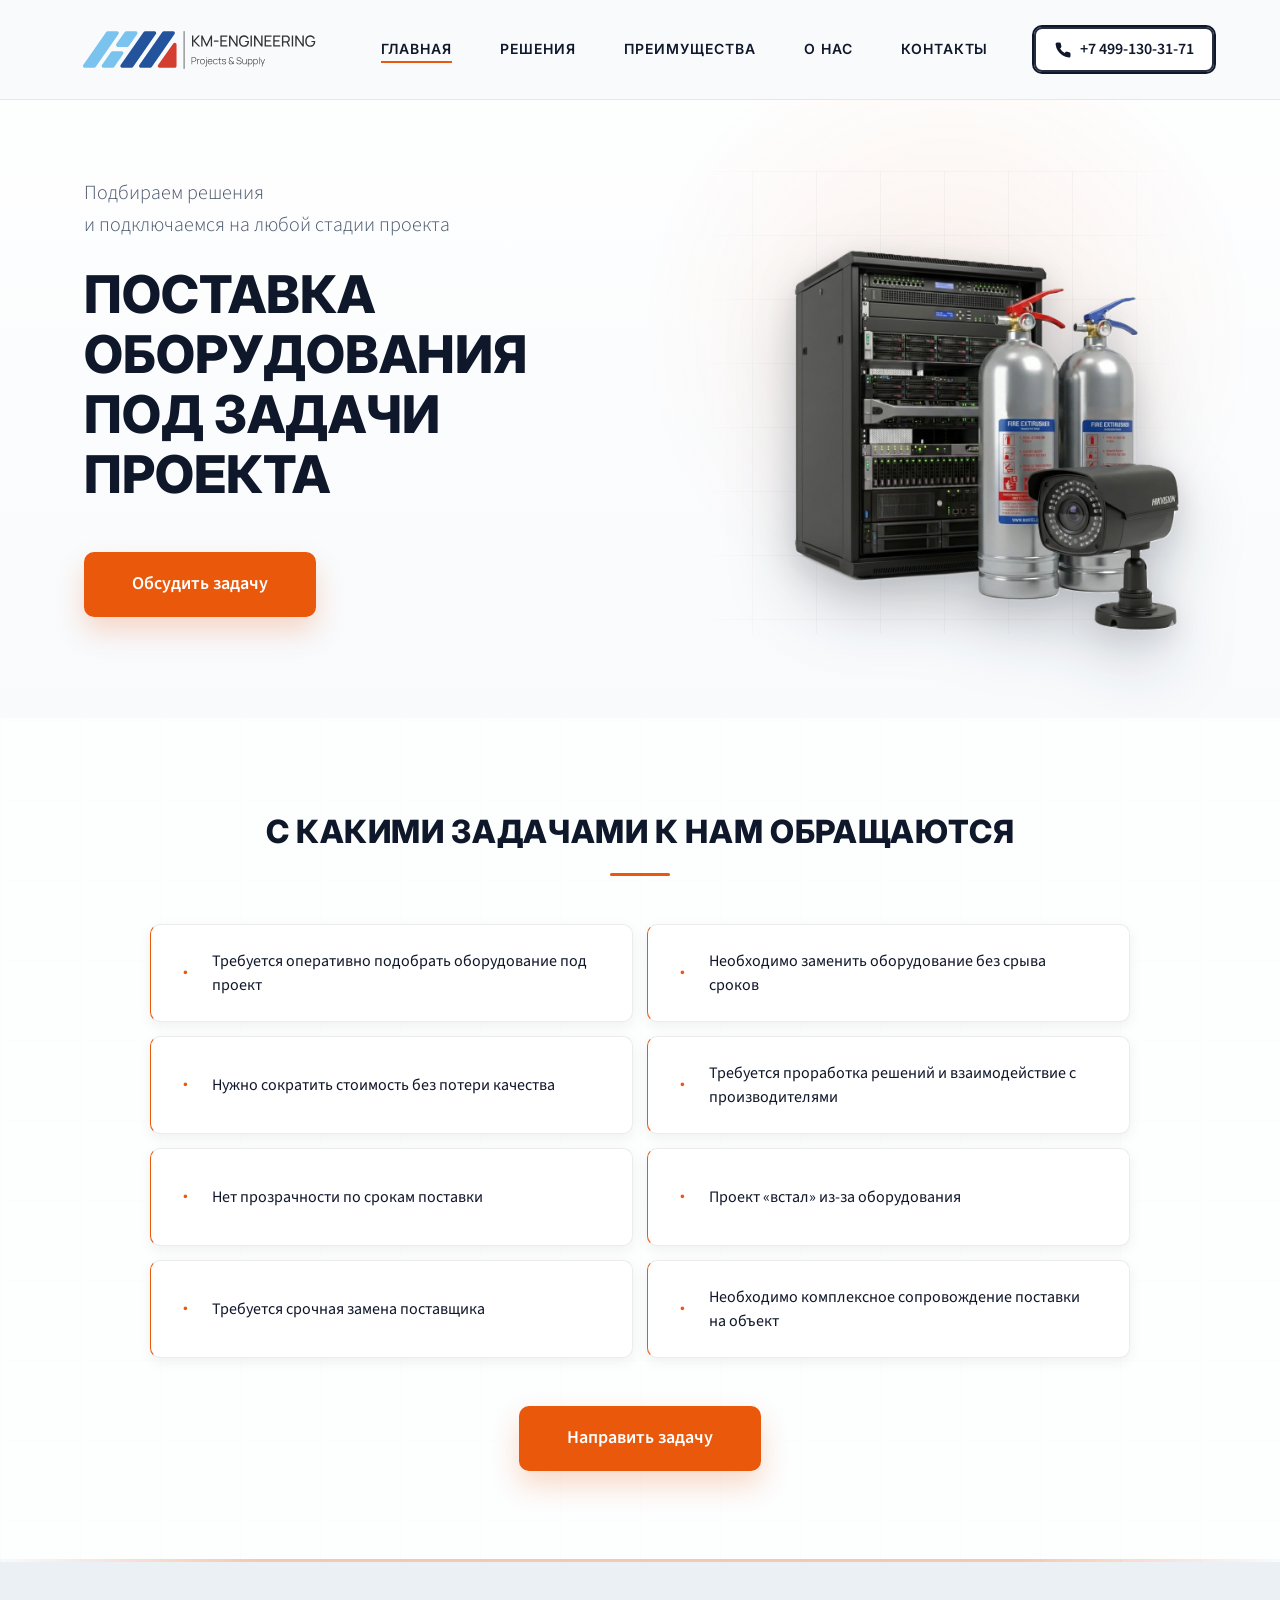
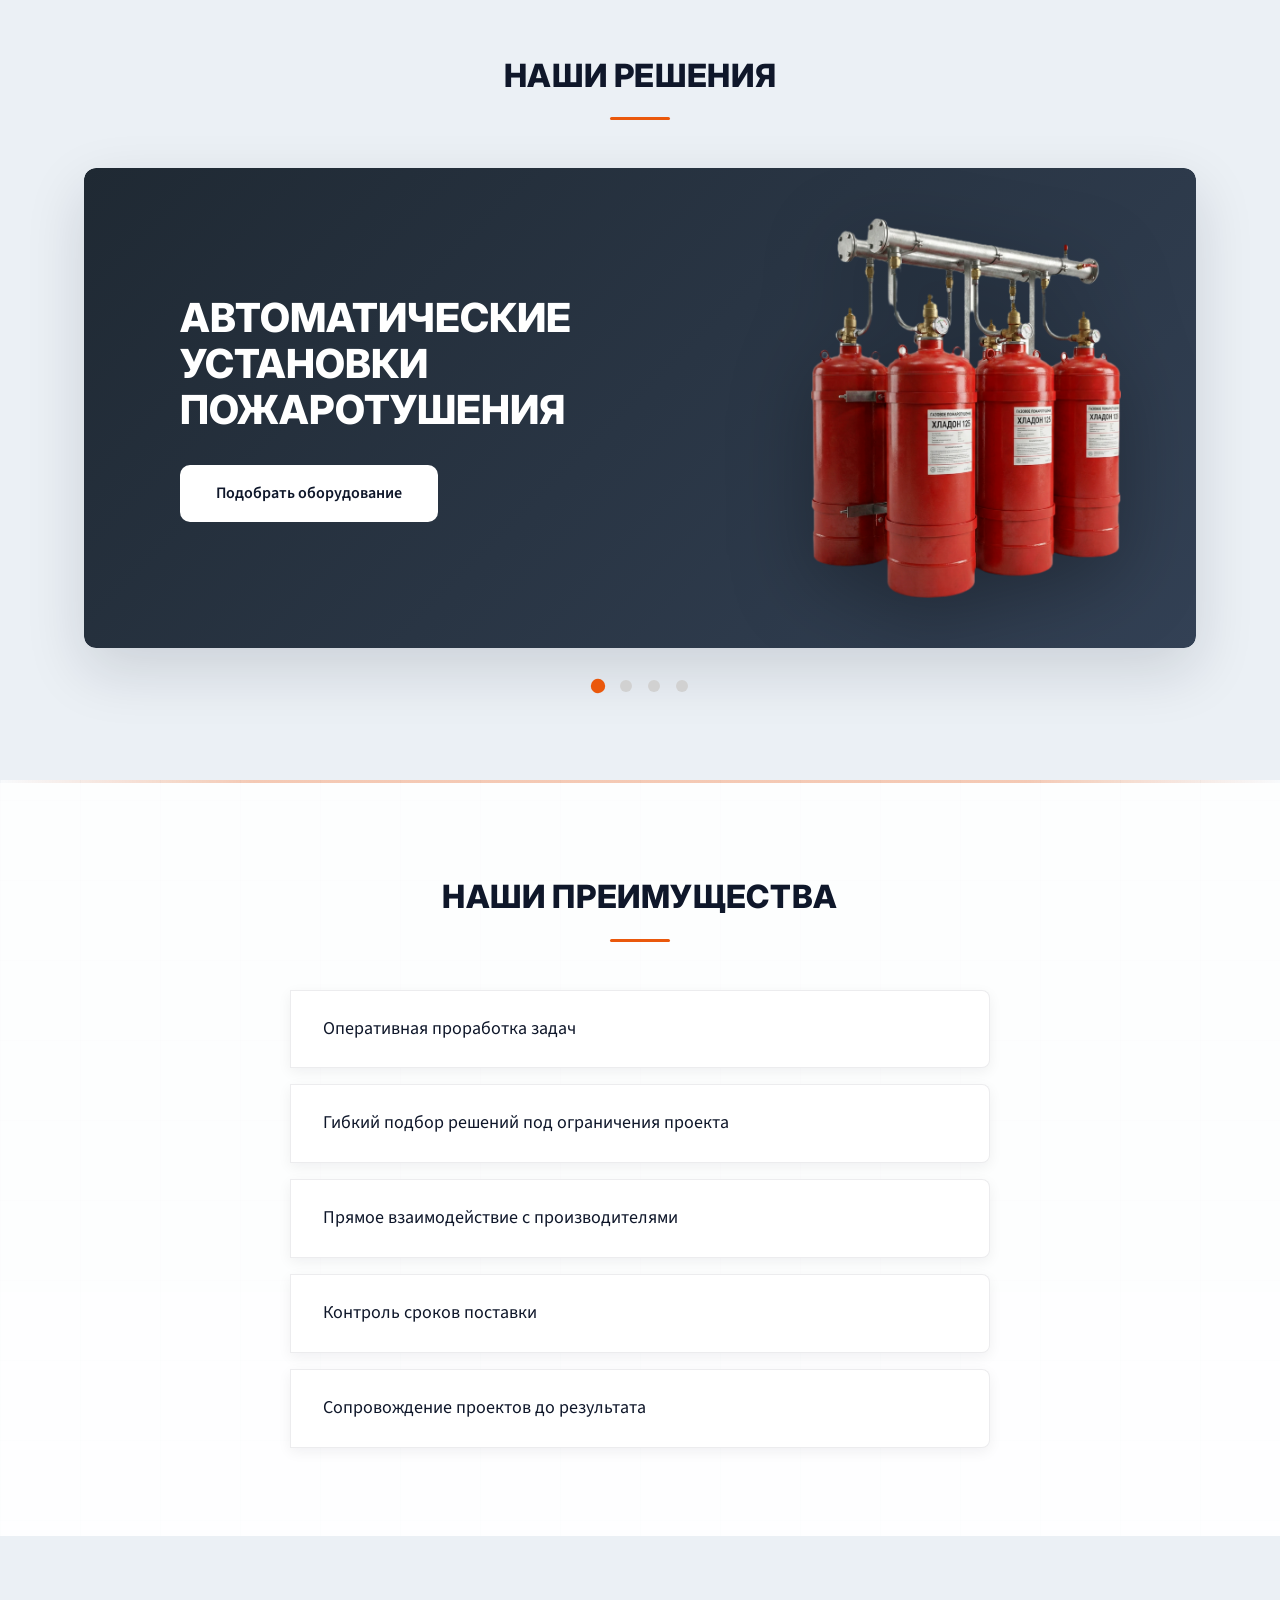
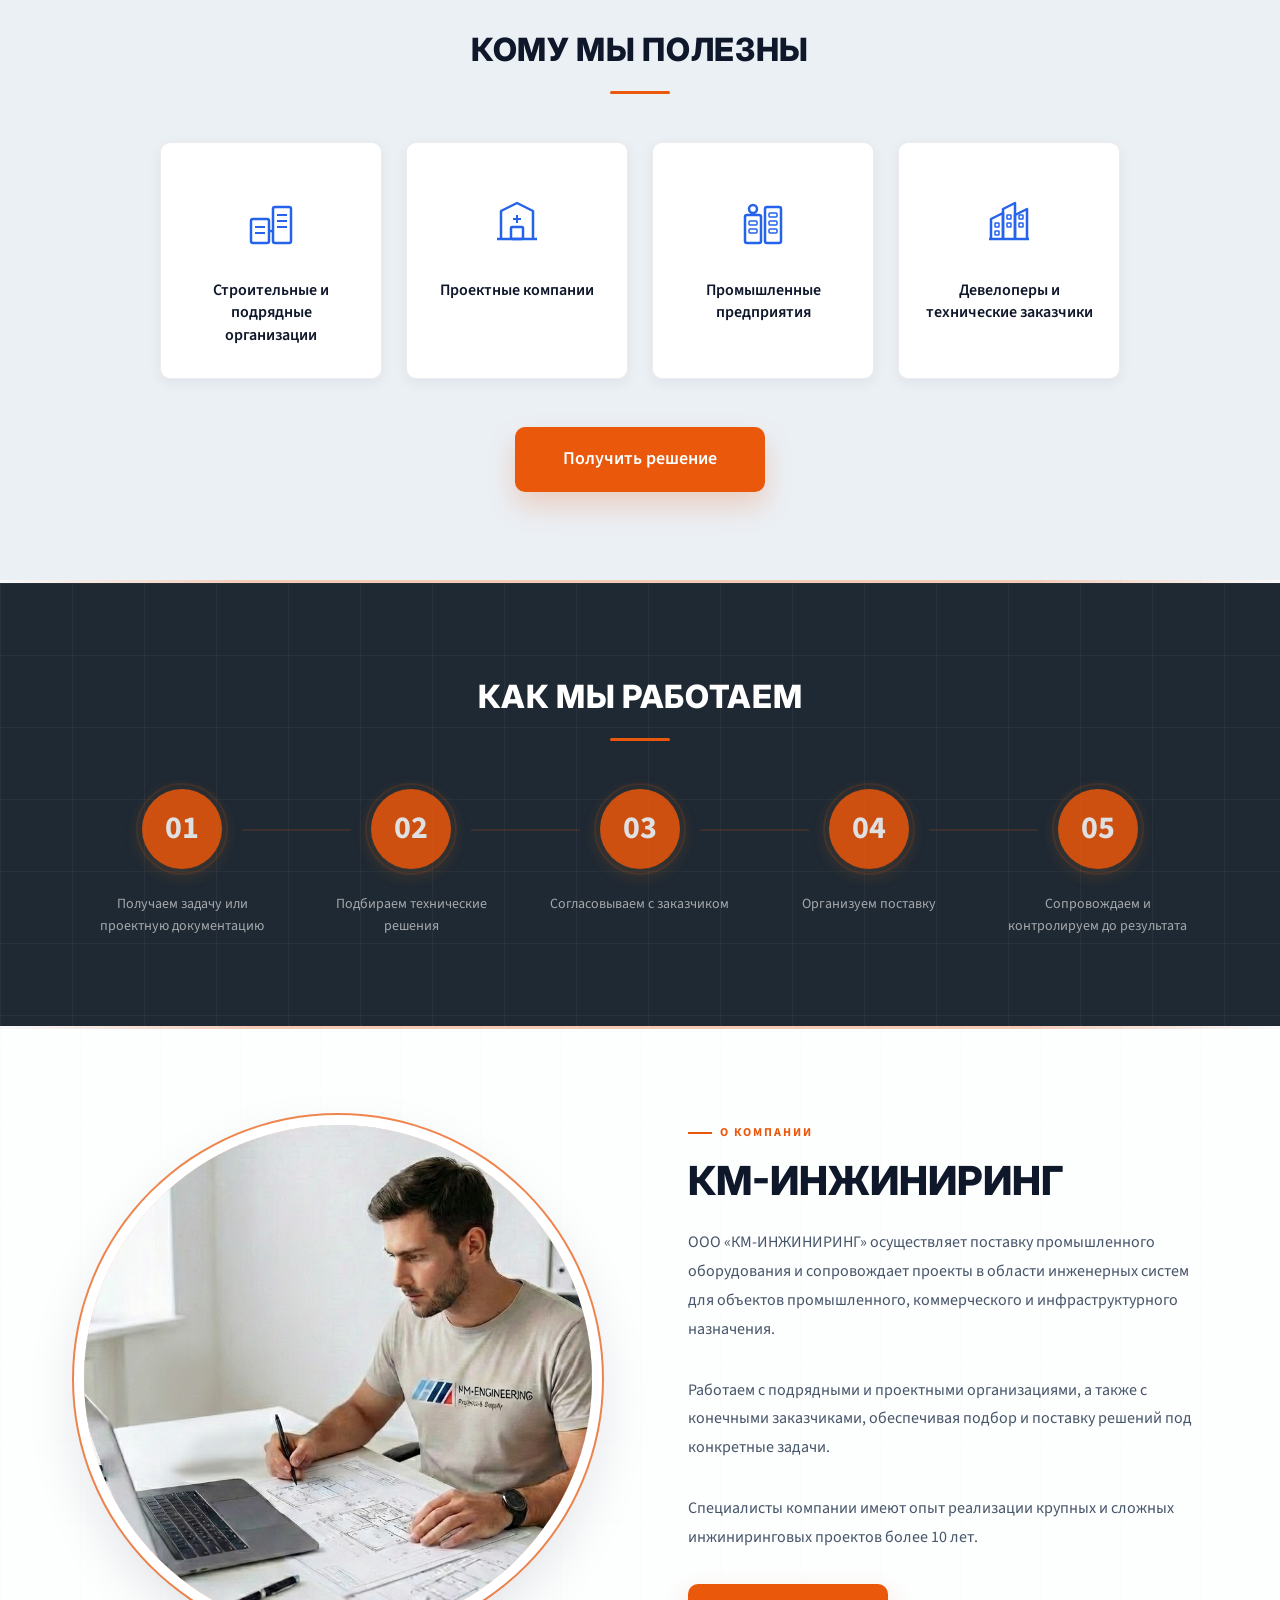
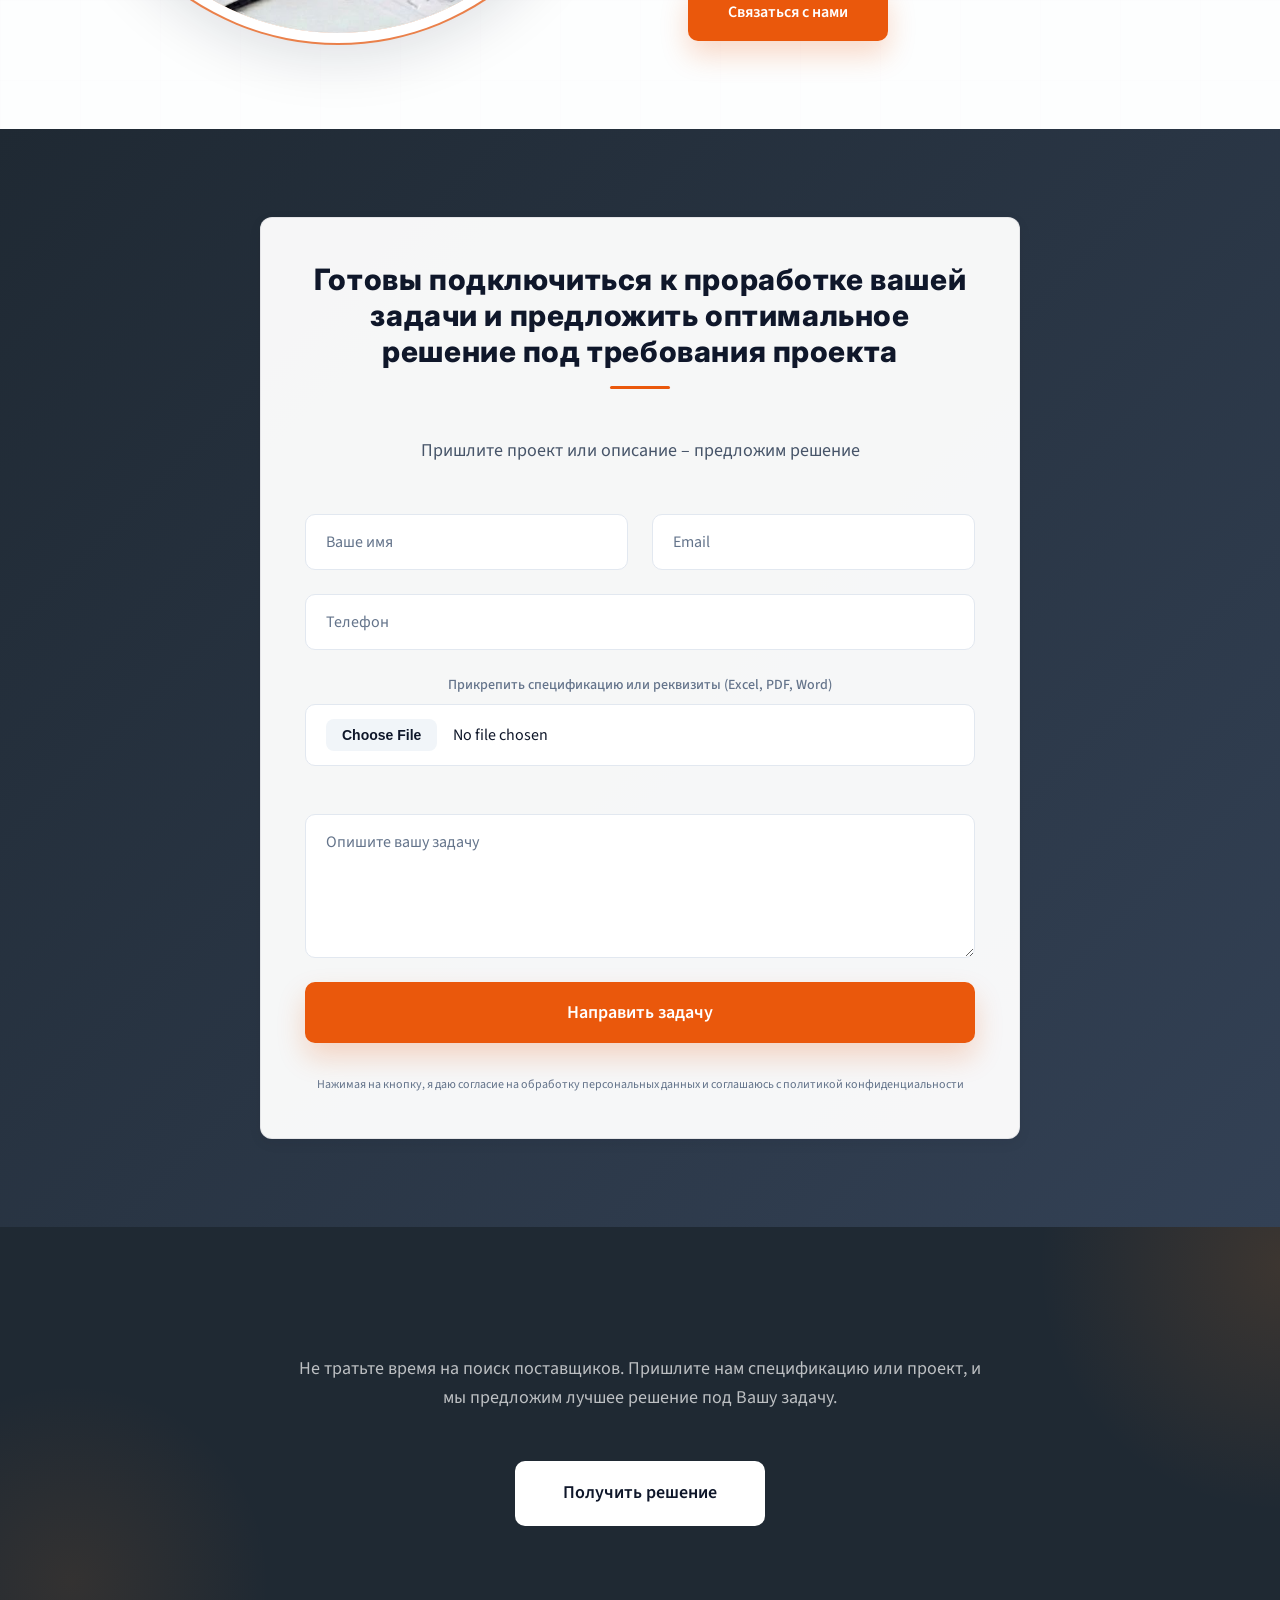
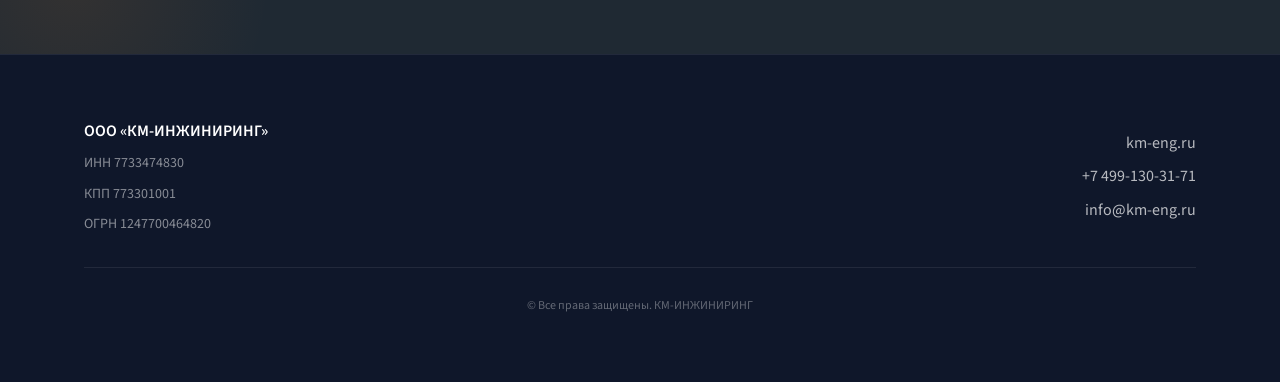
<file: index.html>
<!DOCTYPE html>
<html lang="ru">

<head>
  <meta charset="UTF-8">
  <meta name="viewport" content="width=device-width, initial-scale=1.0">
  <meta http-equiv="X-UA-Compatible" content="IE=edge">

  <!-- SEO -->
  <title>КМ-ИНЖИНИРИНГ — Поставка промышленного оборудования и инженерных систем</title>
  <meta name="description"
    content="Поставка промышленного оборудования: подбор оборудования для проекта, пожаротушение, видеонаблюдение, СКУД. Поставщик инженерного оборудования для строительных проектов по всей России.">
  <meta name="keywords"
    content="поставка промышленного оборудования, подбор оборудования для проекта, поставщик инженерного оборудования, оборудование для строительных проектов, КМ-ИНЖИНИРИНГ, пожаротушение, видеонаблюдение, СКУД">

  <!-- Open Graph / Facebook -->
  <meta property="og:type" content="website">
  <meta property="og:url" content="https://km-eng.ru/">
  <meta property="og:title" content="КМ-ИНЖИНИРИНГ — Поставка промышленного оборудования">
  <meta property="og:description"
    content="Подбираем решения и подключаемся на любой стадии проекта. Поставка оборудования под задачи проекта.">
  <meta property="og:image" content="https://km-eng.ru/assets/images/unnamed_1.png">

  <!-- Twitter -->
  <meta property="twitter:card" content="summary_large_image">
  <meta property="twitter:url" content="https://km-eng.ru/">
  <meta property="twitter:title" content="КМ-ИНЖИНИРИНГ — Поставка промышленного оборудования">
  <meta property="twitter:description"
    content="Подбираем решения и подключаемся на любой стадии проекта. Поставка оборудования под задачи проекта.">
  <meta property="twitter:image" content="https://km-eng.ru/assets/images/unnamed_1.png">

  <link rel="canonical" href="https://km-eng.ru/">

  <!-- Favicons -->
  <link rel="icon" type="image/png" href="assets/images/favicon.png">
  <link rel="apple-touch-icon" href="assets/images/favicon.png">

  <!-- Fonts -->
  <link rel="preconnect" href="https://fonts.googleapis.com">
  <link rel="preconnect" href="https://fonts.gstatic.com" crossorigin>
  <link href="https://fonts.googleapis.com/css2?family=Inter:wght@400;500;600;700;800&family=Source+Sans+3:wght@300;400;600;700&display=swap" rel="stylesheet">

  <!-- Styles -->
  <link rel="stylesheet" href="styles.css?v=13">
</head>

<body>

  <!-- ═══════════════════════════════════════════════
       HEADER
       ═══════════════════════════════════════════════ -->
  <header class="header" id="header">
    <div class="header__inner">
      <a href="#" class="header__logo">
        <img src="assets/images/Untitled.svg" alt="КМ-Инжиниринг — логотип" width="200" height="48">
      </a>

      <nav class="header__nav">
        <ul class="header__nav-links">
          <li><a href="#hero" class="header__nav-link" data-nav>Главная</a></li>
          <li><a href="#solutions" class="header__nav-link" data-nav>Решения</a></li>
          <li><a href="#advantages" class="header__nav-link" data-nav>Преимущества</a></li>
          <li><a href="#about" class="header__nav-link" data-nav>О нас</a></li>
          <li><a href="#contact" class="header__nav-link" data-nav>Контакты</a></li>
        </ul>

        <a href="tel:+74991303171" class="header__phone" id="header-phone">
          <svg viewBox="0 0 24 24" fill="none" xmlns="http://www.w3.org/2000/svg">
            <path
              d="M22 16.92v3a2 2 0 01-2.18 2 19.79 19.79 0 01-8.63-3.07 19.5 19.5 0 01-6-6 19.79 19.79 0 01-3.07-8.67A2 2 0 014.11 2h3a2 2 0 012 1.72c.127.96.362 1.903.7 2.81a2 2 0 01-.45 2.11L8.09 9.91a16 16 0 006 6l1.27-1.27a2 2 0 012.11-.45c.907.338 1.85.573 2.81.7A2 2 0 0122 16.92z"
              fill="currentColor" />
          </svg>
          <span>+7 499-130-31-71</span>
        </a>
      </nav>

      <!-- Mobile burger -->
      <button class="burger" id="burger" aria-label="Открыть меню" aria-expanded="false">
        <span class="burger__line"></span>
        <span class="burger__line"></span>
        <span class="burger__line"></span>
      </button>
    </div>
  </header>

  <!-- Mobile menu -->
  <div class="mobile-menu" id="mobile-menu">
    <a href="#hero" data-mobile-nav>Главная</a>
    <a href="#solutions" data-mobile-nav>Решения</a>
    <a href="#advantages" data-mobile-nav>Преимущества</a>
    <a href="#about" data-mobile-nav>О нас</a>
    <a href="#contact" data-mobile-nav>Контакты</a>
    <a href="tel:+74991303171" style="color: var(--color-primary);">+7 499-130-31-71</a>
  </div>

  <!-- ═══════════════════════════════════════════════
       1. HERO — ГЛАВНЫЙ ЭКРАН (статичный)
       ═══════════════════════════════════════════════ -->
  <section class="hero-static section" id="hero">
    <div class="container">
      <div class="hero-static__inner">
        <div class="hero-static__content">
          <p class="hero-static__subtitle">Подбираем решения<br>и подключаемся на любой стадии проекта</p>
          <h1 class="hero-static__title">Поставка<br>оборудования<br>под задачи проекта</h1>
          <a href="#contact" class="btn btn--primary btn--lg">Обсудить задачу</a>
        </div>
        <div class="hero-static__image hero-static__image--transparent" aria-label="Инженерное оборудование">
          <div class="hero-static__visual">
            <img class="hero-static__equipment" src="assets/images/unnamed_1.png" alt="Пожаротушение, видеонаблюдение и серверное оборудование" loading="lazy">
          </div>
        </div>
      </div>
    </div>
  </section>

  <!-- ═══════════════════════════════════════════════
       2. ЗАДАЧИ — С КАКИМИ ЗАДАЧАМИ К НАМ ОБРАЩАЮТСЯ
       ═══════════════════════════════════════════════ -->
  <section class="tasks section" id="tasks">
    <div class="container">
      <h2 class="section-title reveal">С КАКИМИ ЗАДАЧАМИ К НАМ ОБРАЩАЮТСЯ</h2>

      <div class="tasks__grid">
        <div class="tasks__item reveal reveal-chain">
          <span class="tasks__icon">&#9679;</span>
          <p>Требуется оперативно подобрать оборудование под проект</p>
        </div>
        <div class="tasks__item reveal reveal-chain">
          <span class="tasks__icon">&#9679;</span>
          <p>Необходимо заменить оборудование без срыва сроков</p>
        </div>
        <div class="tasks__item reveal reveal-chain">
          <span class="tasks__icon">&#9679;</span>
          <p>Нужно сократить стоимость без потери качества</p>
        </div>
        <div class="tasks__item reveal reveal-chain">
          <span class="tasks__icon">&#9679;</span>
          <p>Требуется проработка решений и взаимодействие с производителями</p>
        </div>
        <div class="tasks__item reveal reveal-chain">
          <span class="tasks__icon">&#9679;</span>
          <p>Нет прозрачности по срокам поставки</p>
        </div>
        <div class="tasks__item reveal reveal-chain">
          <span class="tasks__icon">&#9679;</span>
          <p>Проект «встал» из-за оборудования</p>
        </div>
        <div class="tasks__item reveal reveal-chain">
          <span class="tasks__icon">&#9679;</span>
          <p>Требуется срочная замена поставщика</p>
        </div>
        <div class="tasks__item reveal reveal-chain">
          <span class="tasks__icon">&#9679;</span>
          <p>Необходимо комплексное сопровождение поставки на объект</p>
        </div>
      </div>

      <div class="tasks__cta reveal">
        <a href="#contact" class="btn btn--primary btn--lg">Направить задачу</a>
      </div>
    </div>
  </section>

  <!-- Separator -->
  <div class="separator"></div>

  <!-- ═══════════════════════════════════════════════
       3. НАШИ РЕШЕНИЯ (слайдер)
       ═══════════════════════════════════════════════ -->
  <section class="solutions section" id="solutions">
    <div class="container">
      <h2 class="section-title reveal">НАШИ РЕШЕНИЯ</h2>

      <div class="hero__slider" id="hero-slider">

        <!-- Slide 1 — Пожаротушение -->
        <div class="hero__slide hero__slide--2 active" data-slide="0">
          <div class="hero__slide-content">
            <h2 class="hero__slide-title">Автоматические установки пожаротушения</h2>
            <a href="#contact" class="hero__slide-btn">Подобрать оборудование</a>
          </div>
          <div class="hero__slide-image">
            <img src="assets/images/LS20260130133726.png" alt="Автоматические установки пожаротушения" loading="lazy">
          </div>
        </div>

        <!-- Slide 2 — Видеонаблюдение -->
        <div class="hero__slide hero__slide--3" data-slide="1">
          <div class="hero__slide-content">
            <h2 class="hero__slide-title">Системы промышленного видеонаблюдения</h2>
            <a href="#contact" class="hero__slide-btn">Сделать заявку</a>
          </div>
          <div class="hero__slide-image">
            <img src="assets/images/Gemini_Generated_Ima_1.png" alt="Промышленное видеонаблюдение" loading="lazy">
          </div>
        </div>

        <!-- Slide 3 — СКУД -->
        <div class="hero__slide hero__slide--4 hero__slide--light" data-slide="2">
          <div class="hero__slide-content">
            <h2 class="hero__slide-title">Системы контроля и управления доступом (СКУД)</h2>
            <a href="#contact" class="hero__slide-btn">Сделать заявку</a>
          </div>
          <div class="hero__slide-image">
            <img src="assets/images/Gemini_Generated_Ima.png" alt="Системы СКУД" loading="lazy">
          </div>
        </div>

        <!-- Slide 4 — Светильники -->
        <div class="hero__slide hero__slide--5" data-slide="3">
          <div class="hero__slide-content">
            <h2 class="hero__slide-title">Офисные и промышленные светильники</h2>
            <a href="#contact" class="hero__slide-btn">Подобрать светильники</a>
          </div>
          <div class="hero__slide-image hero__slide-image--lighting">
            <img src="assets/images/lighting-solution.png" alt="Промышленный светильник" loading="lazy">
          </div>
        </div>

        <!-- Progress bar -->
        <div class="hero__progress" id="hero-progress"></div>
      </div>

      <!-- Dots navigation -->
      <div class="hero__dots" id="hero-dots"></div>
    </div>
  </section>

  <!-- Separator -->
  <div class="separator"></div>

  <!-- ═══════════════════════════════════════════════
       4a. НАШИ ПРЕИМУЩЕСТВА
       ═══════════════════════════════════════════════ -->
  <section class="advantages-compact section" id="advantages">
    <div class="container">
      <h2 class="section-title reveal">НАШИ ПРЕИМУЩЕСТВА</h2>

      <ul class="advantages-compact__list">
        <li class="advantages-compact__item reveal reveal-chain">Оперативная проработка задач</li>
        <li class="advantages-compact__item reveal reveal-chain">Гибкий подбор решений под ограничения проекта</li>
        <li class="advantages-compact__item reveal reveal-chain">Прямое взаимодействие с производителями</li>
        <li class="advantages-compact__item reveal reveal-chain">Контроль сроков поставки</li>
        <li class="advantages-compact__item reveal reveal-chain">Сопровождение проектов до результата</li>
      </ul>
    </div>
  </section>

  <!-- ═══════════════════════════════════════════════
       4b. КОМУ МЫ ПОЛЕЗНЫ
       ═══════════════════════════════════════════════ -->
  <section class="audience section" id="audience">
    <div class="container">
      <h2 class="section-title reveal">КОМУ МЫ ПОЛЕЗНЫ</h2>

      <div class="audience__grid">
        <div class="audience__card reveal reveal-chain">
          <div class="audience__icon">
            <svg viewBox="0 0 48 48" fill="none" xmlns="http://www.w3.org/2000/svg">
              <rect x="4" y="20" width="18" height="24" rx="2" stroke="currentColor" stroke-width="2.5"/>
              <rect x="26" y="8" width="18" height="36" rx="2" stroke="currentColor" stroke-width="2.5"/>
              <line x1="8" y1="28" x2="18" y2="28" stroke="currentColor" stroke-width="2"/>
              <line x1="8" y1="34" x2="18" y2="34" stroke="currentColor" stroke-width="2"/>
              <line x1="30" y1="16" x2="40" y2="16" stroke="currentColor" stroke-width="2"/>
              <line x1="30" y1="22" x2="40" y2="22" stroke="currentColor" stroke-width="2"/>
              <line x1="30" y1="28" x2="40" y2="28" stroke="currentColor" stroke-width="2"/>
              <path d="M22 32H26" stroke="currentColor" stroke-width="2.5"/>
            </svg>
          </div>
          <span>Строительные и подрядные организации</span>
        </div>
        <div class="audience__card reveal reveal-chain">
          <div class="audience__icon">
            <svg viewBox="0 0 48 48" fill="none" xmlns="http://www.w3.org/2000/svg">
              <path d="M8 40V12L24 4L40 12V40" stroke="currentColor" stroke-width="2.5" stroke-linejoin="round"/>
              <rect x="18" y="28" width="12" height="12" rx="1" stroke="currentColor" stroke-width="2.5"/>
              <line x1="24" y1="16" x2="24" y2="24" stroke="currentColor" stroke-width="2"/>
              <line x1="20" y1="20" x2="28" y2="20" stroke="currentColor" stroke-width="2"/>
              <line x1="4" y1="40" x2="44" y2="40" stroke="currentColor" stroke-width="2.5"/>
            </svg>
          </div>
          <span>Проектные компании</span>
        </div>
        <div class="audience__card reveal reveal-chain">
          <div class="audience__icon">
            <svg viewBox="0 0 48 48" fill="none" xmlns="http://www.w3.org/2000/svg">
              <rect x="6" y="16" width="16" height="28" rx="2" stroke="currentColor" stroke-width="2.5"/>
              <rect x="26" y="8" width="16" height="36" rx="2" stroke="currentColor" stroke-width="2.5"/>
              <circle cx="14" cy="10" r="4" stroke="currentColor" stroke-width="2.5"/>
              <line x1="14" y1="14" x2="14" y2="16" stroke="currentColor" stroke-width="2.5"/>
              <rect x="10" y="22" width="8" height="4" rx="1" stroke="currentColor" stroke-width="1.5"/>
              <rect x="10" y="30" width="8" height="4" rx="1" stroke="currentColor" stroke-width="1.5"/>
              <rect x="30" y="14" width="8" height="4" rx="1" stroke="currentColor" stroke-width="1.5"/>
              <rect x="30" y="22" width="8" height="4" rx="1" stroke="currentColor" stroke-width="1.5"/>
              <rect x="30" y="30" width="8" height="4" rx="1" stroke="currentColor" stroke-width="1.5"/>
            </svg>
          </div>
          <span>Промышленные предприятия</span>
        </div>
        <div class="audience__card reveal reveal-chain">
          <div class="audience__icon">
            <svg viewBox="0 0 48 48" fill="none" xmlns="http://www.w3.org/2000/svg">
              <path d="M6 40L6 20L18 14V40" stroke="currentColor" stroke-width="2.5" stroke-linejoin="round"/>
              <path d="M18 40V10L30 4V40" stroke="currentColor" stroke-width="2.5" stroke-linejoin="round"/>
              <path d="M30 40V16L42 10V40" stroke="currentColor" stroke-width="2.5" stroke-linejoin="round"/>
              <line x1="4" y1="40" x2="44" y2="40" stroke="currentColor" stroke-width="2.5"/>
              <rect x="10" y="24" width="4" height="4" rx="0.5" stroke="currentColor" stroke-width="1.5"/>
              <rect x="10" y="32" width="4" height="4" rx="0.5" stroke="currentColor" stroke-width="1.5"/>
              <rect x="22" y="16" width="4" height="4" rx="0.5" stroke="currentColor" stroke-width="1.5"/>
              <rect x="22" y="24" width="4" height="4" rx="0.5" stroke="currentColor" stroke-width="1.5"/>
              <rect x="34" y="16" width="4" height="4" rx="0.5" stroke="currentColor" stroke-width="1.5"/>
              <rect x="34" y="24" width="4" height="4" rx="0.5" stroke="currentColor" stroke-width="1.5"/>
            </svg>
          </div>
          <span>Девелоперы и технические заказчики</span>
        </div>
      </div>

      <div class="audience__cta reveal">
        <a href="#contact" class="btn btn--primary btn--lg">Получить решение</a>
      </div>
    </div>
  </section>

  <!-- Separator -->
  <div class="separator"></div>

  <!-- ═══════════════════════════════════════════════
       5. КАК МЫ РАБОТАЕМ
       ═══════════════════════════════════════════════ -->
  <section class="workflow section" id="workflow">
    <div class="container">
      <h2 class="section-title reveal">КАК МЫ РАБОТАЕМ</h2>

      <div class="workflow__grid">
        <div class="workflow-step reveal reveal-chain">
          <div class="workflow-step__number">01</div>
          <p class="workflow-step__text">Получаем задачу или проектную документацию</p>
        </div>

        <div class="workflow-step reveal reveal-chain">
          <div class="workflow-step__number">02</div>
          <p class="workflow-step__text">Подбираем технические решения</p>
        </div>

        <div class="workflow-step reveal reveal-chain">
          <div class="workflow-step__number">03</div>
          <p class="workflow-step__text">Согласовываем с заказчиком</p>
        </div>

        <div class="workflow-step reveal reveal-chain">
          <div class="workflow-step__number">04</div>
          <p class="workflow-step__text">Организуем поставку</p>
        </div>

        <div class="workflow-step reveal reveal-chain">
          <div class="workflow-step__number">05</div>
          <p class="workflow-step__text">Сопровождаем и контролируем до результата</p>
        </div>
      </div>
    </div>
  </section>

  <!-- Separator -->
  <div class="separator"></div>

  <!-- ═══════════════════════════════════════════════
       6. О КОМПАНИИ
       ═══════════════════════════════════════════════ -->
  <section class="about section" id="about">
    <div class="container">
      <div class="about__inner">
        <div class="about__image-wrapper reveal-left">
          <img src="assets/images/unnamed_3.jpg" alt="Офис КМ-Инжиниринг" class="about__image" loading="lazy">
        </div>

        <div class="about__content reveal-right">
          <span class="about__label">О компании</span>
          <h2 class="about__title">КМ-ИНЖИНИРИНГ</h2>
          <p class="about__text">
            ООО «КМ-ИНЖИНИРИНГ» осуществляет поставку промышленного оборудования и сопровождает проекты в области
            инженерных систем для объектов промышленного, коммерческого и инфраструктурного назначения.
          </p>
          <p class="about__text">
            Работаем с подрядными и проектными организациями, а также с конечными заказчиками, обеспечивая подбор и
            поставку решений под конкретные задачи.
          </p>
          <p class="about__text">
            Специалисты компании имеют опыт реализации крупных и сложных инжиниринговых проектов более 10 лет.
          </p>
          <a href="#contact" class="btn btn--primary">Связаться с нами</a>
        </div>
      </div>
    </div>
  </section>

  <!-- ═══════════════════════════════════════════════
       7. CONTACT FORM — НАПРАВИТЬ ЗАДАЧУ
       ═══════════════════════════════════════════════ -->
  <section class="contact section" id="contact">
    <div class="container">
      <div class="contact__inner reveal">
        <h2 class="section-title">Готовы подключиться к проработке вашей задачи и предложить оптимальное решение под
          требования проекта</h2>
        <p class="contact__subtitle">Пришлите проект или описание – предложим решение</p>

        <form class="contact__form" id="contact-form" action="https://formsubmit.co/info@km-eng.ru" method="POST"
          enctype="multipart/form-data">
          <!-- Hidden Settings -->
          <input type="hidden" name="_subject" value="Новая заявка с сайта KM-ENG">
          <input type="hidden" name="_captcha" value="false">
          <input type="hidden" name="_template" value="table">
          <input type="hidden" name="_next" value="https://km-eng.ru/thanks.html">

          <div class="contact__input-group">
            <input type="text" class="contact__input" name="name" placeholder="Ваше имя" required id="input-name">
            <input type="email" class="contact__input" name="email" placeholder="Email" required id="input-email">
          </div>
          <input type="tel" class="contact__input" name="phone" placeholder="Телефон" id="input-phone">

          <label class="contact__file-label">
            <span class="contact__file-text">Прикрепить спецификацию или реквизиты (Excel, PDF, Word)</span>
            <input type="file" name="attachment" class="contact__file-input"
              accept=".pdf,.doc,.docx,.xls,.xlsx,.jpg,.png">
          </label>

          <textarea class="contact__textarea" name="message" placeholder="Опишите вашу задачу" rows="5"
            id="input-message"></textarea>
          <button type="submit" class="btn btn--primary btn--lg" id="submit-btn">Направить задачу</button>
          <p class="contact__disclaimer">Нажимая на кнопку, я даю согласие на обработку персональных данных и соглашаюсь
            с политикой конфиденциальности</p>
        </form>
      </div>
    </div>
  </section>

  <!-- ═══════════════════════════════════════════════
       8. CTA — ПРИЗЫВ К ДЕЙСТВИЮ
       ═══════════════════════════════════════════════ -->
  <section class="cta" id="cta">
    <div class="container">
      <div class="cta__inner reveal-scale">
        <p class="cta__text">Не тратьте время на поиск поставщиков. Пришлите нам спецификацию или проект, и мы предложим
          лучшее решение под Вашу задачу.</p>
        <a href="#contact" class="btn btn--white btn--lg">Получить решение</a>
      </div>
    </div>
  </section>

  <!-- ═══════════════════════════════════════════════
       9. FOOTER
       ═══════════════════════════════════════════════ -->
  <footer class="footer" id="footer">
    <div class="container">
      <div class="footer__inner">
        <div class="footer__left">
          <span class="footer__company">ООО «КМ-ИНЖИНИРИНГ»</span>
          <span class="footer__detail">ИНН 7733474830</span>
          <span class="footer__detail">КПП 773301001</span>
          <span class="footer__detail">ОГРН 1247700464820</span>
        </div>
        <div class="footer__right">
          <a href="https://km-eng.ru" class="footer__link">km-eng.ru</a>
          <a href="tel:+74991303171" class="footer__link">+7 499-130-31-71</a>
          <a href="mailto:info@km-eng.ru" class="footer__link">info@km-eng.ru</a>
        </div>
      </div>
      <div class="footer__bottom">
        <span class="footer__copyright">&copy; Все права защищены. КМ-ИНЖИНИРИНГ</span>
      </div>
    </div>
  </footer>

  <!-- Scripts -->
  <script src="script.js"></script>
</body>

</html>
</file>
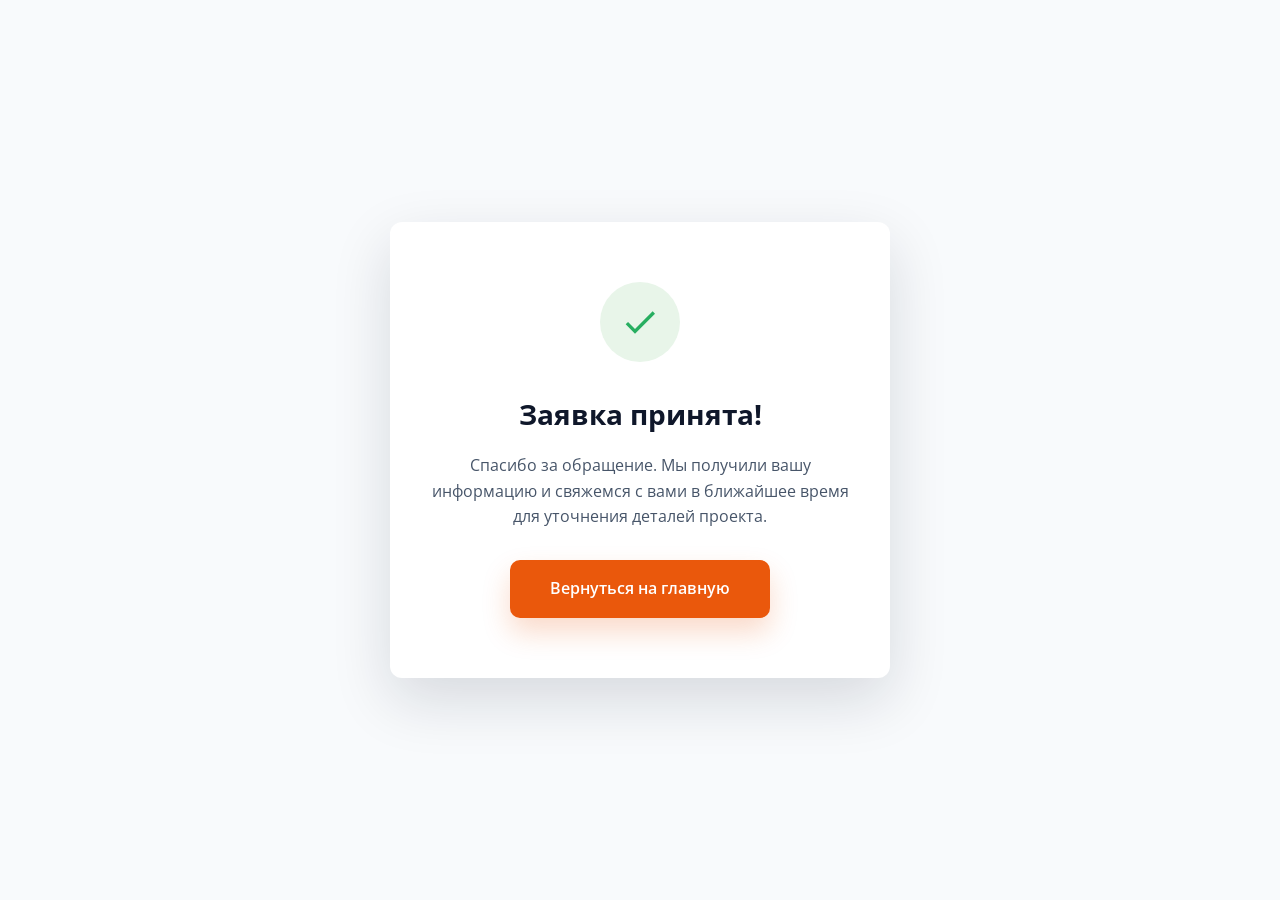
<file: thanks.html>
<!DOCTYPE html>
<html lang="ru">

<head>
    <meta charset="UTF-8">
    <meta name="viewport" content="width=device-width, initial-scale=1.0">
    <title>Спасибо за заявку! | КМ-ИНЖИНИРИНГ</title>
    <meta name="robots" content="noindex, nofollow">
    <link rel="icon" type="image/png" href="assets/images/favicon.png">

    <link rel="preconnect" href="https://fonts.googleapis.com">
    <link rel="preconnect" href="https://fonts.gstatic.com" crossorigin>
    <link href="https://fonts.googleapis.com/css2?family=Open+Sans:wght@300;400;600;700&display=swap" rel="stylesheet">

    <link rel="stylesheet" href="styles.css?v=11">
    <style>
        body {
            display: flex;
            align-items: center;
            justify-content: center;
            min-height: 100vh;
            background: var(--color-bg);
            text-align: center;
            padding: 20px;
        }

        .thanks-card {
            background: var(--color-white);
            padding: 60px 40px;
            border-radius: var(--radius-lg);
            box-shadow: var(--shadow-lg);
            max-width: 500px;
            width: 100%;
            animation: fadeInUp 0.6s ease-out;
        }

        .check-icon {
            width: 80px;
            height: 80px;
            background: #e8f5e9;
            color: #27ae60;
            border-radius: 50%;
            display: flex;
            align-items: center;
            justify-content: center;
            margin: 0 auto 30px;
        }

        .check-icon svg {
            width: 40px;
            height: 40px;
            fill: currentColor;
        }

        h1 {
            font-size: 28px;
            color: var(--color-text);
            margin-bottom: 16px;
        }

        p {
            color: var(--color-text-light);
            margin-bottom: 30px;
            line-height: 1.6;
        }

        @keyframes fadeInUp {
            from {
                opacity: 0;
                transform: translateY(20px);
            }

            to {
                opacity: 1;
                transform: translateY(0);
            }
        }
    </style>
</head>

<body>

    <div class="thanks-card">
        <div class="check-icon">
            <svg viewBox="0 0 24 24">
                <path d="M9 16.17L4.83 12l-1.42 1.41L9 19 21 7l-1.41-1.41z" />
            </svg>
        </div>
        <h1>Заявка принята!</h1>
        <p>Спасибо за обращение. Мы получили вашу информацию и свяжемся с вами в ближайшее время для уточнения деталей
            проекта.</p>
        <a href="/" class="btn btn--primary">Вернуться на главную</a>
    </div>

</body>

</html>
</file>
<file: styles.css>
/* ═══════════════════════════════════════════════════
   КМ-ИНЖИНИРИНГ — B2B Industrial Design System
   Шрифт: Open Sans | Палитра: Графит + Оранжевый акцент
   ═══════════════════════════════════════════════════ */

/* === DESIGN TOKENS === */
:root {
    /* Colors — dark blue / graphite + orange accent */
    --color-bg: #F5F5F5;
    --color-bg-alt: #EDF2F7;
    --color-bg-dark: #1B2838;
    --color-primary: #E67E22;
    --color-primary-dark: #CF6E16;
    --color-primary-light: #F0923A;
    --color-text: #2D2D2D;
    --color-text-light: #555555;
    --color-text-muted: #888888;
    --color-white: #FFFFFF;
    --color-border: #DDE1E6;
    --color-card-bg: #FFFFFF;
    --color-overlay: rgba(27, 40, 56, 0.7);

    /* Typography */
    --font-heading: 'Inter', -apple-system, BlinkMacSystemFont, sans-serif;
    --font-family: 'Source Sans 3', 'Open Sans', -apple-system, BlinkMacSystemFont, sans-serif;
    --font-size-xs: 0.75rem;
    --font-size-sm: 0.875rem;
    --font-size-base: 1rem;
    --font-size-lg: 1.125rem;
    --font-size-xl: 1.25rem;
    --font-size-2xl: 1.5rem;
    --font-size-3xl: 2rem;
    --font-size-4xl: 2.5rem;
    --font-size-5xl: 3.25rem;

    /* Spacing */
    --space-xs: 0.5rem;
    --space-sm: 1rem;
    --space-md: 1.5rem;
    --space-lg: 2rem;
    --space-xl: 3rem;
    --space-2xl: 4rem;
    --space-3xl: 6rem;
    --space-4xl: 8rem;

    /* Layout */
    --container-max: 1200px;
    --container-padding: 1.5rem;
    --header-height: 100px;

    /* Effects */
    --radius-sm: 6px;
    --radius-md: 12px;
    --radius-lg: 20px;
    --radius-xl: 28px;
    --shadow-sm: 0 2px 8px rgba(0, 0, 0, 0.06);
    --shadow-md: 0 4px 20px rgba(0, 0, 0, 0.08);
    --shadow-lg: 0 8px 40px rgba(0, 0, 0, 0.12);
    --shadow-xl: 0 12px 60px rgba(0, 0, 0, 0.16);
    --shadow-card-hover: 0 16px 48px rgba(230, 126, 34, 0.12);

    /* Transitions */
    --transition-fast: 0.2s ease;
    --transition-base: 0.3s ease;
    --transition-slow: 0.5s ease;
    --transition-slider: 0.8s ease-in-out;
}

/* === RESET & BASE === */
*,
*::before,
*::after {
    margin: 0;
    padding: 0;
    box-sizing: border-box;
}

html {
    scroll-behavior: smooth;
    font-size: 16px;
    -webkit-font-smoothing: antialiased;
    -moz-osx-font-smoothing: grayscale;
    overflow-x: hidden;
}

body {
    font-family: var(--font-family);
    overflow-x: hidden;
    font-weight: 400;
    line-height: 1.6;
    color: var(--color-text);
    background-color: var(--color-bg);
    overflow-x: hidden;
}

img {
    max-width: 100%;
    height: auto;
    display: block;
}

a {
    text-decoration: none;
    color: inherit;
    transition: color var(--transition-fast);
}

ul,
ol {
    list-style: none;
}

button {
    cursor: pointer;
    border: none;
    background: none;
    font-family: inherit;
}

/* === UTILITY === */
.container {
    max-width: var(--container-max);
    margin: 0 auto;
    padding: 0 var(--container-padding);
}

.section {
    padding: var(--space-4xl) 0;
    position: relative;
}

.section-title {
    font-family: var(--font-heading);
    font-size: var(--font-size-3xl);
    font-weight: 800;
    text-align: center;
    letter-spacing: 0.5px;
    color: var(--color-text);
    margin-bottom: var(--space-xl);
    position: relative;
}

.section-title::after {
    content: '';
    display: block;
    width: 60px;
    height: 3px;
    background: var(--color-primary);
    margin: var(--space-sm) auto 0;
    border-radius: 2px;
    transition: width var(--transition-slow);
}

.section-title:hover::after {
    width: 120px;
}

/* === SCROLL REVEAL ANIMATIONS === */
.reveal {
    opacity: 0;
    transform: translateY(40px);
    transition: opacity 0.7s ease, transform 0.7s ease;
}

.reveal.revealed {
    opacity: 1;
    transform: translateY(0);
}

.reveal-left {
    opacity: 0;
    transform: translateX(-60px);
    transition: opacity 0.7s ease, transform 0.7s ease;
}

.reveal-left.revealed {
    opacity: 1;
    transform: translateX(0);
}

.reveal-right {
    opacity: 0;
    transform: translateX(60px);
    transition: opacity 0.7s ease, transform 0.7s ease;
}

.reveal-right.revealed {
    opacity: 1;
    transform: translateX(0);
}

.reveal-scale {
    opacity: 0;
    transform: scale(0.9);
    transition: opacity 0.7s ease, transform 0.7s ease;
}

.reveal-scale.revealed {
    opacity: 1;
    transform: scale(1);
}

/* Chain delay for cards */
.reveal-chain:nth-child(1) {
    transition-delay: 0s;
}

.reveal-chain:nth-child(2) {
    transition-delay: 0.15s;
}

.reveal-chain:nth-child(3) {
    transition-delay: 0.30s;
}

.reveal-chain:nth-child(4) {
    transition-delay: 0.45s;
}

.reveal-chain:nth-child(5) {
    transition-delay: 0.60s;
}

.reveal-chain:nth-child(6) {
    transition-delay: 0.75s;
}

.reveal-chain:nth-child(7) {
    transition-delay: 0.90s;
}

/* === KEYFRAMES === */
@keyframes fadeInUp {
    from {
        opacity: 0;
        transform: translateY(30px);
    }

    to {
        opacity: 1;
        transform: translateY(0);
    }
}

@keyframes fadeInDown {
    from {
        opacity: 0;
        transform: translateY(-20px);
    }

    to {
        opacity: 1;
        transform: translateY(0);
    }
}

@keyframes slideInLeft {
    from {
        opacity: 0;
        transform: translateX(-40px);
    }

    to {
        opacity: 1;
        transform: translateX(0);
    }
}

@keyframes pulseGlow {

    0%,
    100% {
        box-shadow: 0 0 0 0 rgba(230, 126, 34, 0.3);
    }

    50% {
        box-shadow: 0 0 0 12px rgba(230, 126, 34, 0);
    }
}

@keyframes lineGrow {
    from {
        width: 0;
    }

    to {
        width: 100%;
    }
}

@keyframes float {

    0%,
    100% {
        transform: translateY(0);
    }

    50% {
        transform: translateY(-10px);
    }
}

@keyframes shimmer {
    0% {
        background-position: -200% center;
    }

    100% {
        background-position: 200% center;
    }
}

/* ═══════════════════════════════════════════════
   HEADER / NAVIGATION
   ═══════════════════════════════════════════════ */

.header {
    position: fixed;
    top: 0;
    left: 0;
    right: 0;
    z-index: 1000;
    height: var(--header-height);
    background: rgba(245, 245, 245, 0.85);
    backdrop-filter: blur(20px);
    -webkit-backdrop-filter: blur(20px);
    border-bottom: 1px solid transparent;
    transition: background var(--transition-base),
        border-color var(--transition-base),
        box-shadow var(--transition-base);
}

.header.scrolled {
    background: rgba(245, 245, 245, 0.95);
    border-bottom-color: var(--color-border);
    box-shadow: var(--shadow-sm);
}

.header__inner {
    display: flex;
    align-items: center;
    justify-content: space-between;
    height: 100%;
    max-width: var(--container-max);
    margin: 0 auto;
    padding: 0 var(--container-padding);
    gap: var(--space-lg);
}

.header__logo {
    display: flex;
    align-items: center;
    gap: var(--space-sm);
    animation: fadeInDown 0.6s ease both;
}

.header__logo img {
    height: 88px;
    width: auto;
}

.header__nav {
    display: flex;
    align-items: center;
    gap: var(--space-lg);
    flex: 1;
    justify-content: flex-end;
    white-space: nowrap;
}

.header__nav-links {
    display: flex;
    flex: 1;
    justify-content: center;
    gap: var(--space-xl);
}

.header__nav-link {
    font-family: var(--font-heading);
    font-size: var(--font-size-sm);
    font-weight: 600;
    text-transform: uppercase;
    letter-spacing: 1px;
    color: var(--color-text);
    position: relative;
    padding: 4px 0;
}

.header__nav-link::after {
    content: '';
    position: absolute;
    bottom: -2px;
    left: 0;
    width: 0;
    height: 2px;
    background: var(--color-primary);
    transition: width var(--transition-base);
}

.header__nav-link:hover::after,
.header__nav-link.active::after {
    width: 100%;
}

.header__nav-link:hover {
    color: var(--color-primary);
}

.header__phone {
    display: flex;
    align-items: center;
    gap: var(--space-xs);
    font-weight: 600;
    font-size: var(--font-size-base);
    color: var(--color-text);
    padding: 10px 20px;
    border: 2px solid var(--color-text);
    border-radius: var(--radius-sm);
    transition: all var(--transition-fast);
}

.header__phone:hover {
    background: var(--color-primary);
    border-color: var(--color-primary);
    color: var(--color-white);
    transform: translateY(-1px);
}

.header__phone svg {
    width: 18px;
    height: 18px;
    fill: currentColor;
}

/* Mobile burger */
.burger {
    display: none;
    flex-direction: column;
    gap: 5px;
    width: 28px;
    padding: 4px 0;
    z-index: 1001;
}

.burger__line {
    width: 100%;
    height: 2px;
    background: var(--color-text);
    border-radius: 2px;
    transition: all var(--transition-base);
    transform-origin: center;
}

.burger.active .burger__line:nth-child(1) {
    transform: rotate(45deg) translate(5px, 5px);
}

.burger.active .burger__line:nth-child(2) {
    opacity: 0;
}

.burger.active .burger__line:nth-child(3) {
    transform: rotate(-45deg) translate(5px, -5px);
}

/* Mobile menu overlay */
.mobile-menu {
    display: none;
    position: fixed;
    top: 0;
    left: 0;
    right: 0;
    bottom: 0;
    background: rgba(245, 245, 245, 0.98);
    backdrop-filter: blur(30px);
    z-index: 999;
    flex-direction: column;
    align-items: center;
    justify-content: center;
    gap: var(--space-lg);
    opacity: 0;
    transition: opacity var(--transition-base);
}

.mobile-menu.active {
    display: flex;
    opacity: 1;
}

.mobile-menu a {
    font-size: var(--font-size-2xl);
    font-weight: 600;
    color: var(--color-text);
    text-transform: uppercase;
    letter-spacing: 2px;
}

.mobile-menu a:hover {
    color: var(--color-primary);
}

/* ═══════════════════════════════════════════════
   1. HERO STATIC
   ═══════════════════════════════════════════════ */

.hero-static {
    padding-top: calc(var(--header-height) + 28px);
    padding-bottom: var(--space-xl);
    background: var(--color-bg);
}

.hero-static__inner {
    display: grid;
    grid-template-columns: minmax(0, 0.95fr) minmax(0, 1.05fr);
    gap: var(--space-3xl);
    align-items: center;
}

.hero-static__subtitle {
    font-size: var(--font-size-xl);
    font-weight: 300;
    color: var(--color-text-light);
    margin-bottom: var(--space-md);
    line-height: 1.6;
}

.hero-static__title {
    font-family: var(--font-heading);
    font-size: var(--font-size-5xl);
    font-weight: 800;
    color: var(--color-text);
    line-height: 1.15;
    margin-bottom: var(--space-xl);
    text-transform: uppercase;
    letter-spacing: 1px;
}

.hero-static__image {
    width: 100%;
    min-height: 500px;
    position: relative;
}

.hero-static__visual {
    width: min(100%, 540px);
    aspect-ratio: 1.05;
    margin-left: auto;
    position: relative;
    isolation: isolate;
}

.hero-static__visual::before {
    content: '';
    position: absolute;
    inset: 6% 0 4% 6%;
    z-index: 0;
    background:
        linear-gradient(90deg, rgba(27, 40, 56, 0.08) 1px, transparent 1px),
        linear-gradient(180deg, rgba(27, 40, 56, 0.06) 1px, transparent 1px);
    background-size: 72px 72px;
    opacity: 0.6;
    -webkit-mask-image: linear-gradient(90deg, transparent 0%, #000 18%, #000 78%, transparent 100%);
    mask-image: linear-gradient(90deg, transparent 0%, #000 18%, #000 78%, transparent 100%);
    pointer-events: none;
}

.hero-static__equipment {
    position: absolute;
    right: 0;
    bottom: 0;
    z-index: 3;
    width: 80%;
    filter: drop-shadow(0 26px 34px rgba(27, 40, 56, 0.22));
}

.hero-static__image--transparent img {
    border-radius: 0;
    box-shadow: none;
}

/* ═══════════════════════════════════════════════
   2. TASKS — С КАКИМИ ЗАДАЧАМИ
   ═══════════════════════════════════════════════ */

.tasks {
    background: var(--color-white);
    padding: var(--space-3xl) 0;
}

.tasks__grid {
    display: grid;
    grid-template-columns: repeat(2, 1fr);
    grid-auto-rows: 1fr;
    gap: var(--space-sm);
    max-width: 860px;
    margin: 0 auto;
}

.tasks__item {
    display: flex;
    align-items: center;
    gap: var(--space-md);
    padding: var(--space-md) var(--space-lg);
    border-radius: var(--radius-md);
    border-left: 3px solid var(--color-primary);
    background: var(--color-white);
    box-shadow: 0 2px 10px rgba(0, 0, 0, 0.05);
    transition: all var(--transition-base);
    min-height: 80px;
    height: 100%;
}

.tasks__item:hover {
    transform: translateX(4px);
    box-shadow: 0 6px 20px rgba(230, 126, 34, 0.12);
}

.tasks__icon {
    color: var(--color-primary);
    font-size: 8px;
    flex-shrink: 0;
}

.tasks__item p {
    font-size: var(--font-size-base);
    color: var(--color-text);
    line-height: 1.5;
    margin: 0;
}

.tasks__cta {
    text-align: center;
    margin-top: var(--space-xl);
}

/* ═══════════════════════════════════════════════
   3. SOLUTIONS SECTION WRAPPER
   ═══════════════════════════════════════════════ */

.solutions {
    background: var(--color-bg);
}

/* ═══════════════════════════════════════════════
   HERO SLIDER (reused in solutions)
   ═══════════════════════════════════════════════ */

.hero {
    padding-top: calc(var(--header-height) + 20px);
    padding-bottom: var(--space-md);
    background: var(--color-bg);
}

.hero__slider {
    position: relative;
    width: 100%;
    border-radius: var(--radius-lg);
    overflow: hidden;
    height: 480px;
}

.hero__slide {
    position: absolute;
    top: 0;
    left: 0;
    width: 100%;
    height: 100%;
    display: flex;
    align-items: center;
    padding: var(--space-2xl) var(--space-3xl);
    border-radius: var(--radius-lg);
    opacity: 0;
    transition: opacity var(--transition-slider);
    pointer-events: none;
}

.hero__slide.active {
    position: relative;
    opacity: 1;
    pointer-events: auto;
    z-index: 2;
    height: 100%;
}

/* Slide 1: Golden/Ochre — Комплексные поставки */
.hero__slide--1 {
    background: #C4973E;
}

/* Slide 2: Dark Charcoal — АУГП */
.hero__slide--2 {
    background: #3B3B3B;
}

/* Slide 3: Medium Gray — Видеонаблюдение */
.hero__slide--3 {
    background: #555555;
}

/* Slide 4: Light Warm Gray — СКУД */
.hero__slide--4 {
    background: #E5E2DD;
}

/* Slide 5: Graphite — Светильники */
.hero__slide--5 {
    background: #404648;
}

/* Light slide variant: dark text */
.hero__slide--light .hero__slide-subtitle {
    color: rgba(0, 0, 0, 0.65);
}

.hero__slide--light .hero__slide-title {
    color: #1A1A2E;
}

.hero__slide--light .hero__slide-btn {
    background: #1A1A2E;
    color: var(--color-white);
    border: 2px solid #1A1A2E;
}

.hero__slide--light .hero__slide-btn:hover {
    background: var(--color-primary);
    border-color: var(--color-primary);
}

.hero__slide-content {
    flex: 1;
    max-width: 560px;
    z-index: 2;
}

.hero__slide-subtitle {
    font-size: var(--font-size-lg);
    font-weight: 300;
    color: rgba(255, 255, 255, 0.85);
    margin-bottom: var(--space-md);
    opacity: 0;
    transform: translateY(20px);
    transition: opacity 0.5s ease 0.3s, transform 0.5s ease 0.3s;
}

.hero__slide.active .hero__slide-subtitle {
    opacity: 1;
    transform: translateY(0);
}

.hero__slide-title {
    font-family: var(--font-heading);
    font-size: var(--font-size-4xl);
    font-weight: 800;
    color: var(--color-white);
    line-height: 1.15;
    text-transform: uppercase;
    letter-spacing: 1px;
    margin-bottom: var(--space-lg);
    opacity: 0;
    transform: translateY(30px);
    transition: opacity 0.5s ease 0.45s, transform 0.5s ease 0.45s;
}

.hero__slide.active .hero__slide-title {
    opacity: 1;
    transform: translateY(0);
}

.hero__slide-btn {
    display: inline-flex;
    align-items: center;
    gap: var(--space-xs);
    padding: 16px 36px;
    background: var(--color-white);
    color: var(--color-text);
    font-size: var(--font-size-base);
    font-weight: 600;
    border-radius: var(--radius-md);
    transition: all var(--transition-fast);
    opacity: 0;
    transform: translateY(20px);
    transition: opacity 0.5s ease 0.6s, transform 0.5s ease 0.6s,
        background var(--transition-fast), color var(--transition-fast),
        box-shadow var(--transition-fast);
}

.hero__slide.active .hero__slide-btn {
    opacity: 1;
    transform: translateY(0);
}

.hero__slide-btn:hover {
    background: var(--color-primary);
    color: var(--color-white);
    box-shadow: var(--shadow-lg);
    transform: translateY(-2px) !important;
}

.hero__slide-image {
    position: absolute;
    right: 40px;
    top: 50%;
    transform: translateY(-50%);
    width: 380px;
    height: 380px;
    display: flex;
    align-items: center;
    justify-content: center;
    opacity: 0;
    transition: opacity 0.6s ease 0.5s, transform 0.6s ease 0.5s;
}

.hero__slide.active .hero__slide-image {
    opacity: 1;
    transform: translateY(-50%);
}

.hero__slide-image--lighting {
    right: 72px;
    width: 440px;
    height: 440px;
}

.hero__slide-image img {
    max-width: 100%;
    max-height: 100%;
    object-fit: contain;
    filter: drop-shadow(0 20px 40px rgba(0, 0, 0, 0.3));
    animation: float 4s ease-in-out infinite;
}

.hero__slide-image--lighting img {
    filter:
        drop-shadow(0 34px 42px rgba(0, 0, 0, 0.42))
        drop-shadow(0 8px 16px rgba(0, 0, 0, 0.24));
}

/* Slider dots — BELOW the slider card */
.hero__dots {
    display: flex;
    justify-content: center;
    gap: 16px;
    margin-top: var(--space-lg);
    position: relative;
    z-index: 10;
}

.hero__dot {
    width: 12px;
    height: 12px;
    border-radius: 50%;
    background: #D1D1D1;
    cursor: pointer;
    transition: all var(--transition-base);
    border: none;
    padding: 0;
    position: relative;
}

.hero__dot:hover {
    background: #999999;
    transform: scale(1.3);
}

.hero__dot.active {
    background: #555555;
    transform: scale(1.2);
}

/* Progress ring around active dot — removed */
.hero__dot::after {
    content: '';
    position: absolute;
    inset: -4px;
    border-radius: 50%;
    border: 2px solid transparent;
    transition: border-color var(--transition-fast);
}

.hero__dot.active::after {
    border-color: transparent;
}

/* Slider progress bar — hidden */
.hero__progress {
    display: none;
}

/* ═══════════════════════════════════════════════
   ADVANTAGES / WHY CHOOSE US
   ═══════════════════════════════════════════════ */

.advantages {
    background: var(--color-white);
}

.advantages__grid {
    display: grid;
    grid-template-columns: repeat(4, 1fr);
    gap: var(--space-lg);
}

.advantage-card {
    position: relative;
    padding: var(--space-xl) var(--space-md);
    text-align: center;
    border-radius: var(--radius-md);
    background: var(--color-bg);
    border: 1px solid var(--color-border);
    transition: all var(--transition-base);
    overflow: hidden;
    display: flex;
    flex-direction: column;
    align-items: center;
}

.advantage-card::before {
    content: '';
    position: absolute;
    top: 0;
    left: 0;
    right: 0;
    height: 3px;
    background: var(--color-primary);
    transform: scaleX(0);
    transition: transform var(--transition-base);
}

.advantage-card:hover::before {
    transform: scaleX(1);
}

.advantage-card:hover {
    transform: translateY(-8px);
    box-shadow: var(--shadow-card-hover);
    border-color: transparent;
    background: var(--color-white);
}

.advantage-card__icon {
    width: 120px;
    height: 120px;
    margin: 0 auto var(--space-md);
    display: flex;
    align-items: center;
    justify-content: center;
    border-radius: 50%;
    background: var(--color-bg-alt);
    transition: all var(--transition-base);
    flex-shrink: 0;
}

.advantage-card:hover .advantage-card__icon {
    background: var(--color-primary);
    transform: scale(1.1);
}

.advantage-card__icon img {
    width: 60px;
    height: 60px;
    transition: filter var(--transition-base);
}

.advantage-card:hover .advantage-card__icon img {
    filter: brightness(0) invert(1);
}

.advantage-card__title {
    font-size: var(--font-size-lg);
    font-weight: 700;
    color: var(--color-text);
    margin-bottom: var(--space-sm);
    min-height: 3.2em;
    display: flex;
    align-items: flex-start;
    justify-content: center;
}

.advantage-card__text {
    font-size: var(--font-size-sm);
    color: var(--color-text-light);
    line-height: 1.6;
}

/* Divider between cards */
.advantage-card:not(:first-child)::after {
    content: '';
    position: absolute;
    left: -1px;
    top: 20%;
    height: 60%;
    width: 1px;
    background: var(--color-border);
    transition: opacity var(--transition-base);
}

.advantage-card:hover::after {
    opacity: 0;
}

/* ═══════════════════════════════════════════════
   WORKFLOW / STEPS
   ═══════════════════════════════════════════════ */

.workflow {
    background: var(--color-bg);
}

.workflow__grid {
    display: grid;
    grid-template-columns: repeat(5, 1fr);
    gap: var(--space-lg);
    position: relative;
}

.workflow-step {
    position: relative;
    text-align: center;
    z-index: 1;
}

.workflow-step__number {
    width: 80px;
    height: 80px;
    margin: 0 auto var(--space-md);
    display: flex;
    align-items: center;
    justify-content: center;
    font-size: var(--font-size-3xl);
    font-weight: 700;
    color: var(--color-white);
    background: var(--color-primary);
    border-radius: 50%;
    position: relative;
    transition: all 0.6s cubic-bezier(0.4, 0, 0.2, 1);
    box-shadow: 0 4px 20px rgba(230, 126, 34, 0.25);
    opacity: 0.5;
}

.workflow-step__number::after {
    content: '';
    position: absolute;
    inset: -6px;
    border-radius: 50%;
    border: 2px solid var(--color-primary);
    opacity: 0.15;
    transition: all 0.6s cubic-bezier(0.4, 0, 0.2, 1);
}

/* Active step — looping highlight */
.workflow-step.wf-active .workflow-step__number {
    opacity: 1;
    transform: scale(1.15);
    box-shadow: 0 0 0 0 rgba(230, 126, 34, 0.4),
        0 8px 30px rgba(230, 126, 34, 0.5);
    animation: wf-pulse 1.5s ease-in-out infinite;
}

.workflow-step.wf-active .workflow-step__number::after {
    inset: -10px;
    opacity: 0.4;
    border-width: 2px;
}

/* Completed step (before active) */
.workflow-step.wf-done .workflow-step__number {
    opacity: 0.85;
    transform: scale(1);
    box-shadow: 0 4px 20px rgba(230, 126, 34, 0.3);
}

.workflow-step.wf-done .workflow-step__number::after {
    opacity: 0.25;
}

/* Title & text transitions */
.workflow-step__title {
    font-size: var(--font-size-xl);
    font-weight: 700;
    margin-bottom: var(--space-xs);
    color: var(--color-text);
    opacity: 0.5;
    transition: all 0.6s cubic-bezier(0.4, 0, 0.2, 1);
}

.workflow-step__text {
    font-size: var(--font-size-sm);
    color: var(--color-text-light);
    line-height: 1.6;
    max-width: 240px;
    margin: 0 auto;
    opacity: 0.4;
    transition: all 0.6s cubic-bezier(0.4, 0, 0.2, 1);
}

.workflow-step.wf-active .workflow-step__title {
    opacity: 1;
    color: var(--color-primary);
}

.workflow-step.wf-active .workflow-step__text {
    opacity: 1;
}

.workflow-step.wf-done .workflow-step__title {
    opacity: 0.75;
}

.workflow-step.wf-done .workflow-step__text {
    opacity: 0.6;
}

/* Pulse keyframe */
@keyframes wf-pulse {

    0%,
    100% {
        box-shadow: 0 0 0 0 rgba(230, 126, 34, 0.4),
            0 8px 30px rgba(230, 126, 34, 0.5);
    }

    50% {
        box-shadow: 0 0 0 12px rgba(230, 126, 34, 0),
            0 12px 40px rgba(230, 126, 34, 0.35);
    }
}

/* Connector line progress animation */
.workflow-step:not(:last-child)::before {
    content: '';
    position: absolute;
    top: 40px;
    left: calc(50% + 60px);
    right: calc(-50% - var(--space-lg) + 60px);
    height: 2px;
    background: var(--color-primary);
    opacity: 0.15;
    z-index: 0;
}

.workflow-step:not(:last-child)::after {
    content: '';
    position: absolute;
    top: 40px;
    left: calc(50% + 60px);
    right: calc(-50% - var(--space-lg) + 60px);
    height: 2px;
    background: linear-gradient(90deg, var(--color-primary) 0%, var(--color-primary) 100%);
    z-index: 0;
    transform: scaleX(0);
    transform-origin: left center;
    transition: transform 1.2s cubic-bezier(0.4, 0, 0.2, 1);
}

/* Fill connector when step is done */
.workflow-step.wf-done:not(:last-child)::after {
    transform: scaleX(1);
}

.workflow-step:hover .workflow-step__number {
    transform: scale(1.1);
    box-shadow: 0 8px 30px rgba(230, 126, 34, 0.4);
}

.workflow-step:hover .workflow-step__number::after {
    inset: -10px;
    opacity: 0.15;
}

.workflow-step.wf-active:hover .workflow-step__number {
    animation: none;
    transform: scale(1.18);
}

/* ═══════════════════════════════════════════════
   ABOUT SECTION
   ═══════════════════════════════════════════════ */

.about {
    background: var(--color-white);
}

.about__inner {
    display: grid;
    grid-template-columns: 1fr 1fr;
    gap: var(--space-3xl);
    align-items: center;
}

.about__image-wrapper {
    position: relative;
    width: 100%;
    aspect-ratio: 1;
    margin: 0 auto;
    border-radius: 50%;
    flex-shrink: 0;
    overflow: hidden;
    box-shadow: 0 0 0 10px var(--color-white), 0 0 0 12px var(--color-primary);
    transition: all var(--transition-base);
}

.about__image-wrapper:hover {
    transform: scale(1.02);
}

.about__image {
    width: 100%;
    height: 100%;
    object-fit: cover;
    object-position: center calc(15% + 3px);
    border-radius: 50%;
    display: block;
    transform: scale(1.3);
}

.about__label {
    display: inline-flex;
    align-items: center;
    gap: var(--space-xs);
    font-size: var(--font-size-xs);
    font-weight: 700;
    text-transform: uppercase;
    letter-spacing: 2px;
    color: var(--color-primary);
    margin-bottom: var(--space-sm);
}

.about__label::before {
    content: '';
    width: 24px;
    height: 2px;
    background: var(--color-primary);
}

.about__title {
    font-family: var(--font-heading);
    font-size: var(--font-size-4xl);
    font-weight: 800;
    line-height: 1.15;
    color: var(--color-text);
    margin-bottom: var(--space-md);
}

.about__text {
    font-size: var(--font-size-base);
    color: var(--color-text-light);
    line-height: 1.8;
    margin-bottom: var(--space-lg);
}

/* ═══════════════════════════════════════════════
   PARTNERS MARQUEE
   ═══════════════════════════════════════════════ */

.partners {
    background: var(--color-white);
    overflow: hidden;
}

.partners__marquee {
    position: relative;
    width: 100%;
    overflow: hidden;
    padding: var(--space-md) 0;
}

/* Fade edges */
.partners__marquee::before,
.partners__marquee::after {
    content: '';
    position: absolute;
    top: 0;
    bottom: 0;
    width: 120px;
    z-index: 2;
    pointer-events: none;
}

.partners__marquee::before {
    left: 0;
    background: linear-gradient(90deg, var(--color-white) 0%, transparent 100%);
}

.partners__marquee::after {
    right: 0;
    background: linear-gradient(270deg, var(--color-white) 0%, transparent 100%);
}

.partners__track {
    display: flex;
    align-items: center;
    gap: var(--space-3xl);
    animation: marquee 30s linear infinite;
    width: max-content;
}

/* Only pause on desktop (mouse), not on mobile touch */
@media (hover: hover) and (pointer: fine) {
    .partners__track:hover {
        animation-play-state: paused;
    }
}

@keyframes marquee {
    0% {
        transform: translateX(0);
    }

    100% {
        transform: translateX(-16.666%);
    }
}

.partners__logo {
    display: flex;
    align-items: center;
    justify-content: center;
    flex-shrink: 0;
    opacity: 0.5;
    filter: grayscale(100%);
    transition: all var(--transition-base);
    cursor: default;
    padding: var(--space-sm) var(--space-lg);
}

.partners__logo:hover {
    opacity: 1;
    filter: grayscale(0%);
}

.partners__logo img {
    height: 60px;
    width: auto;
    max-width: 180px;
    object-fit: contain;
}

.partners__logo img[alt="BONTEL"],
.partners__logo img[alt="Ярпожинвест"] {
    height: 120px;
    max-width: 240px;
}

/* ═══════════════════════════════════════════════
   4a. ADVANTAGES COMPACT
   ═══════════════════════════════════════════════ */

.advantages-compact {
    background: var(--color-white);
    padding: var(--space-2xl) 0;
}

.advantages-compact__list {
    max-width: 700px;
    margin: 0 auto;
    display: flex;
    flex-direction: column;
    gap: var(--space-sm);
}

.advantages-compact__item {
    display: flex;
    align-items: center;
    gap: var(--space-sm);
    padding: var(--space-md) var(--space-lg);
    font-size: var(--font-size-lg);
    color: var(--color-text);
    border-left: 3px solid var(--color-primary);
    background: var(--color-bg);
    border-radius: 0 var(--radius-sm) var(--radius-sm) 0;
    transition: all var(--transition-base);
}

.advantages-compact__item:hover {
    background: var(--color-white);
    transform: translateX(8px);
    box-shadow: var(--shadow-sm);
}

/* ═══════════════════════════════════════════════
   4b. AUDIENCE — КОМУ МЫ ПОЛЕЗНЫ
   ═══════════════════════════════════════════════ */

.audience {
    background: var(--color-bg);
    padding: var(--space-3xl) 0;
}

.audience__grid {
    display: grid;
    grid-template-columns: repeat(4, 1fr);
    gap: var(--space-md);
    max-width: 960px;
    margin: 0 auto;
}

.audience__card {
    display: flex;
    flex-direction: column;
    align-items: center;
    text-align: center;
    padding: var(--space-xl) var(--space-md) var(--space-lg);
    background: var(--color-white);
    border-radius: var(--radius-md);
    border: 1px solid var(--color-border);
    box-shadow: 0 2px 12px rgba(0, 0, 0, 0.06);
    transition: all var(--transition-base);
}

.audience__card:hover {
    border-color: var(--color-primary);
    transform: translateY(-6px);
    box-shadow: 0 12px 32px rgba(230, 126, 34, 0.12);
}

.audience__icon {
    width: 64px;
    height: 64px;
    margin-bottom: var(--space-md);
    display: flex;
    align-items: center;
    justify-content: center;
    color: var(--color-primary);
    transition: all var(--transition-base);
}

.audience__card:hover .audience__icon {
    transform: scale(1.1);
}

.audience__icon svg {
    width: 48px;
    height: 48px;
}

.audience__card span {
    font-size: var(--font-size-base);
    font-weight: 600;
    color: var(--color-text);
    line-height: 1.4;
}

.audience__cta {
    text-align: center;
    margin-top: var(--space-xl);
}

/* ═══════════════════════════════════════════════
   CONTACT FORM
   ═══════════════════════════════════════════════ */

.contact {
    background: var(--color-bg);
}

.contact__inner {
    max-width: 700px;
    margin: 0 auto;
    text-align: center;
}

.contact__subtitle {
    font-size: var(--font-size-lg);
    color: var(--color-text-light);
    margin-top: var(--space-sm);
}

.contact__form {
    margin-top: var(--space-xl);
    display: flex;
    flex-direction: column;
    gap: var(--space-md);
}

.contact__input-group {
    display: grid;
    grid-template-columns: 1fr 1fr;
    gap: var(--space-md);
}

.contact__input,
.contact__textarea {
    width: 100%;
    padding: 16px 20px;
    font-family: var(--font-family);
    font-size: var(--font-size-base);
    color: var(--color-text);
    background-color: var(--color-bg);
    border: 1px solid var(--color-border);
    border-radius: var(--radius-sm);
    transition: var(--transition-base);
    outline: none;
}

.contact__file-label {
    display: flex;
    flex-direction: column;
    gap: 8px;
    margin-bottom: var(--space-md);
    cursor: pointer;
}

.contact__file-text {
    font-size: 14px;
    color: var(--color-text-muted);
    font-weight: 500;
}

.contact__file-input {
    width: 100%;
    padding: 14px 20px;
    background: var(--color-bg);
    border: 1px solid var(--color-border);
    border-radius: var(--radius-sm);
    font-size: var(--font-size-base);
    font-family: var(--font-family);
    color: var(--color-text);
    transition: var(--transition-base);
    cursor: pointer;
}

.contact__file-input:hover {
    border-color: var(--color-text-muted);
}

.contact__file-input::file-selector-button {
    margin-right: 16px;
    padding: 8px 16px;
    border-radius: var(--radius-sm);
    background-color: #f1f5f9;
    color: var(--color-text);
    border: none;
    font-weight: 600;
    font-size: 14px;
    cursor: pointer;
    transition: background-color 0.2s;
}

.contact__file-input::file-selector-button:hover {
    background-color: #e2e8f0;
}

.contact__input:focus,
.contact__textarea:focus {
    border-color: var(--color-primary);
    box-shadow: 0 0 0 4px rgba(230, 126, 34, 0.08);
}

.contact__input::placeholder,
.contact__textarea::placeholder {
    color: var(--color-text-muted);
}

.contact__textarea {
    min-height: 140px;
    resize: vertical;
}

.contact__disclaimer {
    font-size: var(--font-size-xs);
    color: var(--color-text-muted);
    margin-top: var(--space-xs);
}

/* ═══════════════════════════════════════════════
   BUTTONS
   ═══════════════════════════════════════════════ */

.btn {
    display: inline-flex;
    align-items: center;
    justify-content: center;
    gap: var(--space-xs);
    padding: 16px 40px;
    font-family: var(--font-family);
    font-size: var(--font-size-base);
    font-weight: 600;
    border-radius: var(--radius-md);
    transition: all var(--transition-fast);
    cursor: pointer;
    border: none;
    position: relative;
    overflow: hidden;
}

.btn--primary {
    background: var(--color-primary);
    color: var(--color-white);
}

.btn--primary:hover {
    background: var(--color-primary-dark);
    transform: translateY(-2px);
    box-shadow: 0 8px 25px rgba(230, 126, 34, 0.35);
}

.btn--primary:active {
    transform: translateY(0);
}

.btn--outline {
    background: transparent;
    color: var(--color-primary);
    border: 2px solid var(--color-primary);
}

.btn--outline:hover {
    background: var(--color-primary);
    color: var(--color-white);
    transform: translateY(-2px);
}

.btn--white {
    background: var(--color-white);
    color: var(--color-text);
}

.btn--white:hover {
    background: var(--color-primary);
    color: var(--color-white);
    transform: translateY(-2px);
    box-shadow: var(--shadow-lg);
}

.btn--lg {
    padding: 18px 48px;
    font-size: var(--font-size-lg);
}

/* Button shimmer effect */
.btn--primary::before {
    content: '';
    position: absolute;
    top: 0;
    left: -100%;
    width: 100%;
    height: 100%;
    background: linear-gradient(90deg, transparent, rgba(255, 255, 255, 0.2), transparent);
    transition: left 0.5s ease;
}

.btn--primary:hover::before {
    left: 100%;
}

/* ═══════════════════════════════════════════════
   CTA SECTION
   ═══════════════════════════════════════════════ */

.cta {
    position: relative;
    padding: var(--space-4xl) 0;
    background: linear-gradient(135deg, var(--color-bg-dark) 0%, #16213E 100%);
    overflow: hidden;
}

.cta::before {
    content: '';
    position: absolute;
    top: -50%;
    right: -20%;
    width: 500px;
    height: 500px;
    border-radius: 50%;
    background: radial-gradient(circle, rgba(230, 126, 34, 0.15) 0%, transparent 70%);
    pointer-events: none;
}

.cta::after {
    content: '';
    position: absolute;
    bottom: -30%;
    left: -10%;
    width: 400px;
    height: 400px;
    border-radius: 50%;
    background: radial-gradient(circle, rgba(230, 126, 34, 0.1) 0%, transparent 70%);
    pointer-events: none;
}

.cta__inner {
    position: relative;
    z-index: 1;
    text-align: center;
    max-width: 700px;
    margin: 0 auto;
}

.cta__title {
    font-size: var(--font-size-4xl);
    font-weight: 700;
    color: var(--color-white);
    margin-bottom: var(--space-md);
    line-height: 1.2;
}

.cta__text {
    font-size: var(--font-size-lg);
    color: rgba(255, 255, 255, 0.7);
    margin-bottom: var(--space-xl);
    line-height: 1.6;
}

/* ═══════════════════════════════════════════════
   FOOTER
   ═══════════════════════════════════════════════ */

.footer {
    background: var(--color-bg-dark);
    padding: var(--space-2xl) 0;
    border-top: 1px solid rgba(255, 255, 255, 0.08);
}

.footer__inner {
    display: flex;
    justify-content: space-between;
    align-items: center;
    flex-wrap: wrap;
    gap: var(--space-md);
}

.footer__left {
    display: flex;
    flex-direction: column;
    gap: var(--space-xs);
}

.footer__company {
    font-size: var(--font-size-base);
    font-weight: 600;
    color: var(--color-white);
}

.footer__detail {
    font-size: var(--font-size-sm);
    color: rgba(255, 255, 255, 0.5);
}

.footer__link {
    font-size: var(--font-size-base);
    color: rgba(255, 255, 255, 0.7);
    transition: color var(--transition-fast);
}

.footer__link:hover {
    color: var(--color-primary-light);
}

.footer__bottom {
    margin-top: var(--space-lg);
    padding-top: var(--space-md);
    border-top: 1px solid rgba(255, 255, 255, 0.08);
    text-align: center;
}

.footer__right {
    display: flex;
    flex-direction: column;
    align-items: flex-end;
    gap: var(--space-xs);
}

.footer__email {
    font-size: var(--font-size-base);
    color: rgba(255, 255, 255, 0.7);
    transition: color var(--transition-fast);
}

.footer__email:hover {
    color: var(--color-primary-light);
}

.footer__copyright {
    font-size: var(--font-size-xs);
    color: rgba(255, 255, 255, 0.35);
}

/* ═══════════════════════════════════════════════
   ANIMATED RED SEPARATOR
   ═══════════════════════════════════════════════ */

.separator {
    width: 100%;
    height: 3px;
    background: linear-gradient(90deg,
            transparent,
            var(--color-primary) 20%,
            var(--color-primary) 80%,
            transparent);
    opacity: 0.3;
}

/* ═══════════════════════════════════════════════
   RESPONSIVE DESIGN
   ═══════════════════════════════════════════════ */

@media (max-width: 1024px) {
    :root {
        --font-size-5xl: 2.5rem;
        --font-size-4xl: 2rem;
        --font-size-3xl: 1.75rem;
    }

    .advantages__grid {
        grid-template-columns: repeat(2, 1fr);
    }

    .audience__grid {
        grid-template-columns: repeat(2, 1fr);
    }

    .advantage-card:not(:first-child)::after {
        display: none;
    }

    .workflow__grid {
        grid-template-columns: repeat(3, 1fr);
        gap: var(--space-xl);
    }

    .workflow-step::before,
    .workflow-step::after {
        display: none;
    }

    .hero__slide-image {
        width: 280px;
        height: 280px;
        right: 20px;
    }

    .hero-static__inner {
        gap: var(--space-xl);
    }

    .hero-static__title {
        font-size: var(--font-size-4xl);
    }

    .hero-static__visual {
        width: min(100%, 500px);
    }

    .about__inner {
        gap: var(--space-xl);
    }
}

/* Burger breakpoint — switch to hamburger before items wrap */
@media (max-width: 1100px) {
    .header__nav-links {
        display: none;
    }

    .header__phone {
        display: none;
    }

    .burger {
        display: flex;
    }
}

@media (max-width: 768px) {
    :root {
        --font-size-4xl: 1.75rem;
        --font-size-3xl: 1.5rem;
        --header-height: 90px;
    }

    /* Prevent header overflow on mobile */
    .header {
        overflow: hidden;
    }

    .header__inner {
        max-width: 100%;
        width: 100%;
        box-sizing: border-box;
        padding: 0 16px;
        gap: 8px;
        overflow: hidden;
    }

    .header__logo {
        flex-shrink: 1;
        min-width: 0;
    }

    .header__logo img {
        height: 80px;
        width: auto;
        max-width: calc(100vw - 80px);
    }

    .burger {
        flex-shrink: 0;
        margin-left: auto;
    }

    .hero-static {
        padding-top: calc(var(--header-height) + 20px);
        padding-bottom: var(--space-lg);
    }

    .hero-static__inner {
        grid-template-columns: 1fr;
        text-align: center;
    }

    .hero-static__title {
        font-size: var(--font-size-3xl);
    }

    .hero-static__image {
        width: 100%;
        max-width: 430px;
        margin: 0 auto;
        min-height: auto;
    }

    .tasks__grid {
        grid-template-columns: 1fr;
    }

    .audience__grid {
        grid-template-columns: repeat(2, 1fr);
    }

    /* Push hero below the fixed header - ADJUSTED for LANDSCAPE (tablets/horizontal mobile) */
    .hero {
        padding-top: calc(var(--header-height) + 50px);
    }

    /* Fixed slider height — taller, all slides same size */
    .hero__slider {
        height: 560px;
    }

    .hero__slide {
        flex-direction: column;
        justify-content: flex-start;
        align-items: center;
        padding: var(--space-lg) var(--space-md) var(--space-sm);
        text-align: center;
        height: 100%;
        overflow: hidden;
    }

    /* Consistent layout: fixed-height zones */
    .hero__slide-content {
        max-width: 100%;
        display: flex;
        flex-direction: column;
        align-items: center;
    }

    .hero__slide-subtitle {
        font-size: var(--font-size-sm);
        margin-bottom: var(--space-xs);
        min-height: 60px;
        display: flex;
        align-items: center;
    }

    .hero__slide-title {
        font-size: var(--font-size-3xl);
        margin-bottom: var(--space-sm);
        min-height: 72px;
        display: flex;
        align-items: center;
    }

    .hero__slide-btn {
        padding: 12px 32px;
        font-size: var(--font-size-sm);
    }

    .hero__slide-image {
        position: relative;
        right: auto;
        top: auto;
        transform: none;
        width: 180px;
        height: 180px;
        margin: auto auto 0;
    }

    .hero__slide.active .hero__slide-image {
        transform: none;
    }

    .hero__dots {
        margin-top: var(--space-md);
    }

    .about__inner {
        grid-template-columns: 1fr;
        gap: var(--space-xl);
    }

    .about__image-wrapper {
        width: 280px;
        height: 280px;
    }

    .contact__input-group {
        grid-template-columns: 1fr;
    }

    .footer__inner {
        flex-direction: column;
        text-align: center;
    }

    .footer__right {
        align-items: center;
    }
}

@media (max-width: 480px) {
    :root {
        --font-size-4xl: 1.5rem;
        --font-size-3xl: 1.25rem;
        --container-padding: 1rem;
        --header-height: 80px;
    }

    .header__inner {
        padding: 0 12px;
    }

    .header__logo img {
        height: 70px;
    }

    /* FORCE Portrait padding - fixes vertical mobile cut-off */
    .hero {
        padding-top: calc(var(--header-height) + 45px) !important;
    }

    .hero-static {
        padding-top: calc(var(--header-height) + 16px) !important;
    }

    .hero-static__title {
        font-size: var(--font-size-2xl);
    }

    .hero-static__visual {
        width: min(100%, 360px);
    }

    .section {
        padding: var(--space-2xl) 0;
    }

    .advantages__grid {
        grid-template-columns: 1fr;
    }

    .workflow__grid {
        grid-template-columns: 1fr;
        max-width: 320px;
        margin: 0 auto;
    }

    .hero__slider {
        height: 480px;
        border-radius: var(--radius-md);
    }

    .hero__slide {
        border-radius: var(--radius-md);
        padding: var(--space-md) var(--space-sm) var(--space-xs);
    }

    .hero__slide-subtitle {
        font-size: var(--font-size-xs);
        min-height: 50px;
    }

    .hero__slide-title {
        font-size: var(--font-size-2xl);
        min-height: 60px;
    }

    .hero__slide-image {
        width: 150px;
        height: 150px;
    }

    .hero__dots {
        margin-top: var(--space-sm);
    }

    .cta__title {
        font-size: var(--font-size-2xl);
    }

    /* Mobile Scroll Highlight for Advantages */
    .advantage-card.active {
        transform: translateY(-8px);
        box-shadow: 0 10px 30px rgba(230, 126, 34, 0.15);
        border-color: transparent;
        background: var(--color-white);
    }

    .advantage-card.active::before {
        transform: scaleX(1);
    }

    .advantage-card.active .advantage-card__icon {
        background: var(--color-primary);
        transform: scale(1.1);
    }

    .advantage-card.active .advantage-card__icon img {
        filter: brightness(0) invert(1);
    }
}

/* ═══════════════════════════════════════════════
   PARTNERS
   ═══════════════════════════════════════════════ */
.partners {
    background: var(--color-white);
    padding: var(--space-xl) 0;
    overflow: hidden;
}

.partners__marquee {
    position: relative;
    width: 100%;
    overflow: hidden;
    mask-image: linear-gradient(to right, transparent, black 10%, black 90%, transparent);
    -webkit-mask-image: linear-gradient(to right, transparent, black 10%, black 90%, transparent);
}

.partners__track {
    display: flex;
    gap: var(--space-2xl);
    width: max-content;
    animation: marquee 40s linear infinite;
    padding: var(--space-md) 0;
}

.partners__track:hover {
    animation-play-state: paused;
}

.partners__logo {
    display: flex;
    align-items: center;
    justify-content: center;
    transition: transform var(--transition-base);
}

.partners__logo:hover {
    transform: scale(1.1);
}

.partners__logo img {
    height: 50px;
    width: auto;
    object-fit: contain;
    /* Removed grayscale filter */
}

@keyframes marquee {
    0% {
        transform: translateX(0);
    }

    100% {
        transform: translateX(-50%);
    }
}

/* Mobile Swipe - "Acceleration" */
@media (max-width: 768px) {
    .partners__marquee {
        mask-image: none;
        -webkit-mask-image: none;
        overflow-x: auto;
        scroll-behavior: smooth;
        -webkit-overflow-scrolling: touch;
        padding-bottom: 20px;
        /* Hide scrollbar */
        scrollbar-width: none;
        -ms-overflow-style: none;
    }

    .partners__marquee::-webkit-scrollbar {
        display: none;
    }

    .partners__track {
        animation: none;
        width: auto;
        gap: var(--space-lg);
        padding: 0 var(--container-padding);
    }

    .partners__logo {
        flex-shrink: 0;
        scroll-snap-align: center;
    }

    .partners__logo img {
        height: 40px;
    }
}

/* -------------------------------------------------
   UI/UX Pro Max pass: conservative B2B polish.
   CSS only; content and HTML structure stay unchanged.
   ------------------------------------------------- */

:root {
    --color-bg: #F8FAFC;
    --color-bg-alt: #EBF0F5;
    --color-bg-dark: #1F2933;
    --color-primary: #EA580C;
    --color-primary-dark: #C2410C;
    --color-primary-light: #FB923C;
    --color-text: #0F172A;
    --color-text-light: #475569;
    --color-text-muted: #64748B;
    --color-border: #E2E8F0;
    --radius-sm: 8px;
    --radius-md: 10px;
    --radius-lg: 12px;
    --radius-xl: 16px;
    --shadow-sm: 0 4px 14px rgba(15, 23, 42, 0.06);
    --shadow-md: 0 12px 32px rgba(15, 23, 42, 0.1);
    --shadow-lg: 0 22px 60px rgba(15, 23, 42, 0.14);
    --shadow-card-hover: 0 18px 40px rgba(234, 88, 12, 0.14);
}

html {
    background: var(--color-bg);
}

body {
    color: var(--color-text);
    background:
        linear-gradient(90deg, rgba(100, 116, 139, 0.035) 1px, transparent 1px),
        linear-gradient(180deg, rgba(100, 116, 139, 0.03) 1px, transparent 1px),
        var(--color-bg);
    background-size: 80px 80px, 80px 80px, auto;
}

a:focus-visible,
button:focus-visible,
input:focus-visible,
textarea:focus-visible {
    outline: 3px solid rgba(234, 88, 12, 0.42);
    outline-offset: 3px;
}

.container {
    max-width: 1160px;
}

.section {
    padding: 88px 0;
}

.header {
    background: rgba(248, 250, 252, 0.92);
    border-bottom: 1px solid rgba(15, 23, 42, 0.08);
    box-shadow: none;
}

.header.scrolled {
    background: rgba(248, 250, 252, 0.98);
    box-shadow: 0 12px 28px rgba(15, 23, 42, 0.08);
}

.header__nav-link {
    color: var(--color-text);
    letter-spacing: 0.07em;
}

.header__nav-link::after {
    height: 2px;
    background: var(--color-primary);
}

.header__phone {
    min-height: 48px;
    border-radius: 10px;
    background: #FFFFFF;
    box-shadow: inset 0 0 0 2px rgba(15, 23, 42, 0.9);
}

.header__phone:hover {
    color: #FFFFFF;
    background: var(--color-bg-dark);
}

.mobile-menu {
    background: rgba(248, 250, 252, 0.98);
}

.hero-static {
    overflow: hidden;
    padding-top: calc(var(--header-height) + 40px);
    padding-bottom: 64px;
    background:
        radial-gradient(circle at 74% 46%, rgba(234, 88, 12, 0.08), transparent 30%),
        linear-gradient(180deg, #FFFFFF 0%, #F8FAFC 100%);
}

.hero-static__inner {
    grid-template-columns: minmax(0, 0.96fr) minmax(0, 1.04fr);
    gap: 72px;
}

.hero-static__subtitle {
    color: var(--color-text-light);
}

.hero-static__title {
    max-width: 680px;
    color: var(--color-text);
    letter-spacing: 0;
}

.hero-static__visual::before {
    background:
        linear-gradient(90deg, rgba(100, 116, 139, 0.08) 1px, transparent 1px),
        linear-gradient(180deg, rgba(100, 116, 139, 0.07) 1px, transparent 1px);
    background-size: 64px 64px;
}

.hero-static__equipment {
    filter:
        drop-shadow(0 28px 34px rgba(15, 23, 42, 0.2))
        drop-shadow(0 8px 14px rgba(15, 23, 42, 0.12));
}

.btn,
.hero__slide-btn {
    min-height: 48px;
    border-radius: 10px;
    letter-spacing: 0;
}

.btn--primary {
    background: var(--color-primary);
    box-shadow: 0 14px 28px rgba(234, 88, 12, 0.22);
}

.btn--primary:hover {
    background: var(--color-primary-dark);
    box-shadow: 0 16px 32px rgba(234, 88, 12, 0.28);
}

.section-title {
    color: var(--color-text);
    letter-spacing: 0.02em;
}

.section-title::after {
    background: var(--color-primary);
}

.tasks,
.advantages-compact,
.about,
.partners {
    background: rgba(255, 255, 255, 0.76);
}

.tasks__grid {
    max-width: 980px;
    gap: 14px;
}

.tasks__item,
.advantages-compact__item,
.audience__card,
.contact__inner {
    border: 1px solid rgba(15, 23, 42, 0.08);
    box-shadow: var(--shadow-sm);
}

.tasks__item {
    border-left-color: var(--color-primary);
}

.tasks__item:hover,
.advantages-compact__item:hover,
.audience__card:hover {
    box-shadow: var(--shadow-card-hover);
}

.solutions,
.audience,
.workflow {
    background: var(--color-bg-alt);
}

.hero__slider {
    border-radius: 12px;
    box-shadow: var(--shadow-lg);
}

.hero__slide {
    border-radius: 12px;
}

.hero__slide--2 {
    background: linear-gradient(135deg, #1F2933, #334155);
}

.hero__slide--3 {
    background: linear-gradient(135deg, #334155, #475569);
}

.hero__slide--4 {
    background: linear-gradient(135deg, #E2E8F0, #F8FAFC);
}

.hero__slide--5 {
    background: linear-gradient(135deg, #263238, #455A64);
}

.hero__slide-title {
    letter-spacing: 0;
}

.hero__dot.active {
    background: var(--color-primary);
}

.advantages-compact__item {
    background: #FFFFFF;
}

.audience__card {
    background: #FFFFFF;
}

.audience__icon {
    color: #2563EB;
}

.workflow {
    background:
        linear-gradient(90deg, rgba(255, 255, 255, 0.045) 1px, transparent 1px),
        linear-gradient(180deg, rgba(255, 255, 255, 0.035) 1px, transparent 1px),
        #1F2933;
    background-size: 72px 72px, 72px 72px, auto;
}

.workflow .section-title {
    color: #FFFFFF;
}

.workflow-step__number {
    background: var(--color-primary);
    opacity: 0.86;
}

.workflow-step__text {
    color: rgba(255, 255, 255, 0.72);
    opacity: 0.78;
}

.workflow .workflow-step.wf-done .workflow-step__text,
.workflow .workflow-step:not(.wf-active) .workflow-step__text {
    color: rgba(255, 255, 255, 0.76);
    opacity: 0.78;
}

.about__image-wrapper {
    box-shadow:
        0 0 0 10px #FFFFFF,
        0 0 0 12px rgba(234, 88, 12, 0.72),
        var(--shadow-lg);
}

.contact {
    background: linear-gradient(135deg, #1F2933, #334155);
}

.contact__inner {
    max-width: 760px;
    padding: 44px;
    border-radius: 12px;
    background: rgba(255, 255, 255, 0.96);
}

.contact .section-title {
    max-width: 680px;
    margin-left: auto;
    margin-right: auto;
    font-size: clamp(1.6rem, 2.3vw, 2.35rem);
    line-height: 1.22;
}

.contact__input,
.contact__textarea,
.contact__file-input {
    min-height: 48px;
    background-color: #FFFFFF;
    border-color: var(--color-border);
    border-radius: 10px;
}

.cta {
    background: #1F2933;
}

.footer {
    background: #0F172A;
}

@media (prefers-reduced-motion: reduce) {
    *,
    *::before,
    *::after {
        scroll-behavior: auto !important;
        animation-duration: 0.01ms !important;
        animation-iteration-count: 1 !important;
        transition-duration: 0.01ms !important;
    }
}

@media (max-width: 768px) {
    .reveal-left,
    .reveal-right {
        transform: translateY(32px);
    }

    .reveal-left.revealed,
    .reveal-right.revealed {
        transform: translateY(0);
    }

    .section {
        padding: 64px 0;
    }

    .hero-static {
        padding-top: calc(var(--header-height) + 28px);
        padding-bottom: 56px;
    }

    .hero-static__inner {
        grid-template-columns: 1fr;
        gap: 32px;
        text-align: center;
    }

    .hero-static__subtitle {
        max-width: 330px;
        margin-left: auto;
        margin-right: auto;
        font-size: 0.98rem;
        line-height: 1.5;
    }

    .hero-static__title {
        max-width: 330px;
        margin-left: auto;
        margin-right: auto;
        font-size: clamp(1.78rem, 7.4vw, 2.08rem);
        line-height: 1.08;
    }

    .hero-static__image {
        max-width: 390px;
        min-height: auto;
        margin: 0 auto;
    }

    .hero-static__visual {
        width: min(100%, 370px);
        margin: 0 auto;
    }

    .hero-static__equipment {
        right: 50%;
        width: 86%;
        transform: translateX(50%);
    }

    .hero__slide {
        padding: 34px 22px 22px;
    }

    .hero__slide-title {
        min-height: auto;
        font-size: 1.68rem;
    }

    .hero__slide-image,
    .hero__slide-image--lighting {
        width: 220px;
        height: 220px;
        right: auto;
    }

    .contact__inner {
        padding: 30px 20px;
    }
}

@media (max-width: 480px) {
    .hero-static__subtitle {
        max-width: 305px;
        font-size: 0.94rem;
    }

    .hero-static__title {
        max-width: 310px;
        font-size: clamp(1.62rem, 7.1vw, 1.78rem);
    }

    .hero__slide-title {
        font-size: 1.38rem;
    }

    .hero__slide-image,
    .hero__slide-image--lighting {
        width: 190px;
        height: 190px;
    }
}

/* -------------------------------------------------
   Motion pass: quieter, faster, transform-based UI motion.
   ------------------------------------------------- */
:root {
    --motion-ease: cubic-bezier(0.22, 1, 0.36, 1);
    --motion-fast: 180ms;
    --motion-base: 280ms;
    --motion-slow: 460ms;
}

.hero-static__content {
    animation: km-fade-up var(--motion-slow) var(--motion-ease) both;
}

.hero-static__visual {
    animation: km-hero-visual 520ms var(--motion-ease) 80ms both;
}

@keyframes km-fade-up {
    from {
        opacity: 0;
        transform: translate3d(0, 18px, 0);
    }

    to {
        opacity: 1;
        transform: translate3d(0, 0, 0);
    }
}

@keyframes km-hero-visual {
    from {
        opacity: 0;
        transform: translate3d(18px, 0, 0) scale(0.985);
    }

    to {
        opacity: 1;
        transform: translate3d(0, 0, 0) scale(1);
    }
}

.section-title::after {
    width: 60px;
    transform: scaleX(1);
    transform-origin: center;
    transition: transform var(--motion-base) var(--motion-ease);
}

.section-title:hover::after {
    width: 60px;
    transform: scaleX(1.75);
}

.reveal,
.reveal-left,
.reveal-right,
.reveal-scale {
    transition:
        opacity var(--motion-slow) var(--motion-ease),
        transform var(--motion-slow) var(--motion-ease);
}

.reveal {
    transform: translate3d(0, 24px, 0);
}

.reveal-left {
    transform: translate3d(-28px, 0, 0);
}

.reveal-right {
    transform: translate3d(28px, 0, 0);
}

.reveal-scale {
    transform: scale(0.96);
}

.reveal.revealed,
.reveal-left.revealed,
.reveal-right.revealed {
    transform: translate3d(0, 0, 0);
}

.reveal-chain:nth-child(2) {
    transition-delay: 0.06s;
}

.reveal-chain:nth-child(3) {
    transition-delay: 0.12s;
}

.reveal-chain:nth-child(4) {
    transition-delay: 0.18s;
}

.reveal-chain:nth-child(5) {
    transition-delay: 0.24s;
}

.reveal-chain:nth-child(6) {
    transition-delay: 0.30s;
}

.reveal-chain:nth-child(7) {
    transition-delay: 0.36s;
}

.btn,
.hero__slide-btn,
.header__phone {
    transition:
        transform var(--motion-fast) var(--motion-ease),
        background-color var(--motion-fast) ease,
        color var(--motion-fast) ease,
        border-color var(--motion-fast) ease,
        box-shadow var(--motion-fast) ease;
}

.btn:hover,
.hero__slide-btn:hover,
.header__phone:hover {
    transform: translate3d(0, -2px, 0);
}

.btn:active,
.hero__slide-btn:active,
.header__phone:active {
    transform: translate3d(0, 1px, 0) scale(0.985);
}

.btn--primary::before {
    left: 0;
    transform: translateX(-110%);
    transition: transform 450ms var(--motion-ease);
}

.btn--primary:hover::before {
    left: 0;
    transform: translateX(110%);
}

.hero__slide {
    transform: translate3d(14px, 0, 0) scale(0.992);
    transition:
        opacity 420ms var(--motion-ease),
        transform 420ms var(--motion-ease);
}

.hero__slide.active {
    transform: translate3d(0, 0, 0) scale(1);
}

.hero__slide-subtitle {
    transform: translate3d(0, 12px, 0);
    transition:
        opacity 320ms var(--motion-ease) 80ms,
        transform 320ms var(--motion-ease) 80ms;
}

.hero__slide-title {
    transform: translate3d(0, 18px, 0);
    transition:
        opacity 360ms var(--motion-ease) 130ms,
        transform 360ms var(--motion-ease) 130ms;
}

.hero__slide-btn {
    transform: translate3d(0, 12px, 0);
    transition:
        opacity 320ms var(--motion-ease) 190ms,
        transform 320ms var(--motion-ease) 190ms,
        background-color var(--motion-fast) ease,
        color var(--motion-fast) ease,
        box-shadow var(--motion-fast) ease;
}

.hero__slide.active .hero__slide-subtitle,
.hero__slide.active .hero__slide-title,
.hero__slide.active .hero__slide-btn {
    transform: translate3d(0, 0, 0);
}

.hero__slide-image {
    transform: translate3d(18px, -50%, 0) scale(0.985);
    transition:
        opacity 440ms var(--motion-ease) 120ms,
        transform 440ms var(--motion-ease) 120ms;
}

.hero__slide.active .hero__slide-image {
    transform: translate3d(0, -50%, 0) scale(1);
}

.tasks__item,
.advantages-compact__item,
.audience__card,
.workflow-step,
.contact__inner {
    transition:
        transform var(--motion-base) var(--motion-ease),
        box-shadow var(--motion-base) var(--motion-ease),
        border-color var(--motion-base) ease,
        background-color var(--motion-base) ease;
}

.tasks__item:hover,
.advantages-compact__item:hover,
.audience__card:hover {
    transform: translate3d(0, -3px, 0);
}

.workflow-step__number,
.workflow-step__title,
.workflow-step__text {
    transition:
        opacity var(--motion-base) var(--motion-ease),
        transform var(--motion-base) var(--motion-ease),
        color var(--motion-base) ease,
        box-shadow var(--motion-base) var(--motion-ease);
}

.separator {
    transform-origin: center;
}

@keyframes lineGrow {
    from {
        transform: scaleX(0);
    }

    to {
        transform: scaleX(1);
    }
}

@keyframes float {

    0%,
    100% {
        transform: translate3d(0, 0, 0);
    }

    50% {
        transform: translate3d(0, -6px, 0);
    }
}

@media (max-width: 768px) {
    .hero-static__visual {
        animation-name: km-fade-up;
    }

    .reveal-left,
    .reveal-right {
        transform: translate3d(0, 24px, 0);
    }

    .hero__slide {
        transform: translate3d(0, 14px, 0) scale(0.992);
    }

    .hero__slide.active {
        transform: translate3d(0, 0, 0) scale(1);
    }

    .hero__slide-image,
    .hero__slide-image--lighting {
        transform: translate3d(0, 14px, 0) scale(0.985);
    }

    .hero__slide.active .hero__slide-image,
    .hero__slide.active .hero__slide-image--lighting {
        transform: translate3d(0, 0, 0) scale(1);
    }
}

@media (prefers-reduced-motion: reduce) {
    .partners__track,
    .hero__slide-image img,
    .workflow-step.wf-active .workflow-step__number,
    .hero-static__content,
    .hero-static__visual {
        animation: none !important;
    }

    .hero-static__content,
    .hero-static__visual,
    .tasks__item:hover,
    .advantages-compact__item:hover,
    .audience__card:hover {
        transform: none !important;
    }
}
</file>
